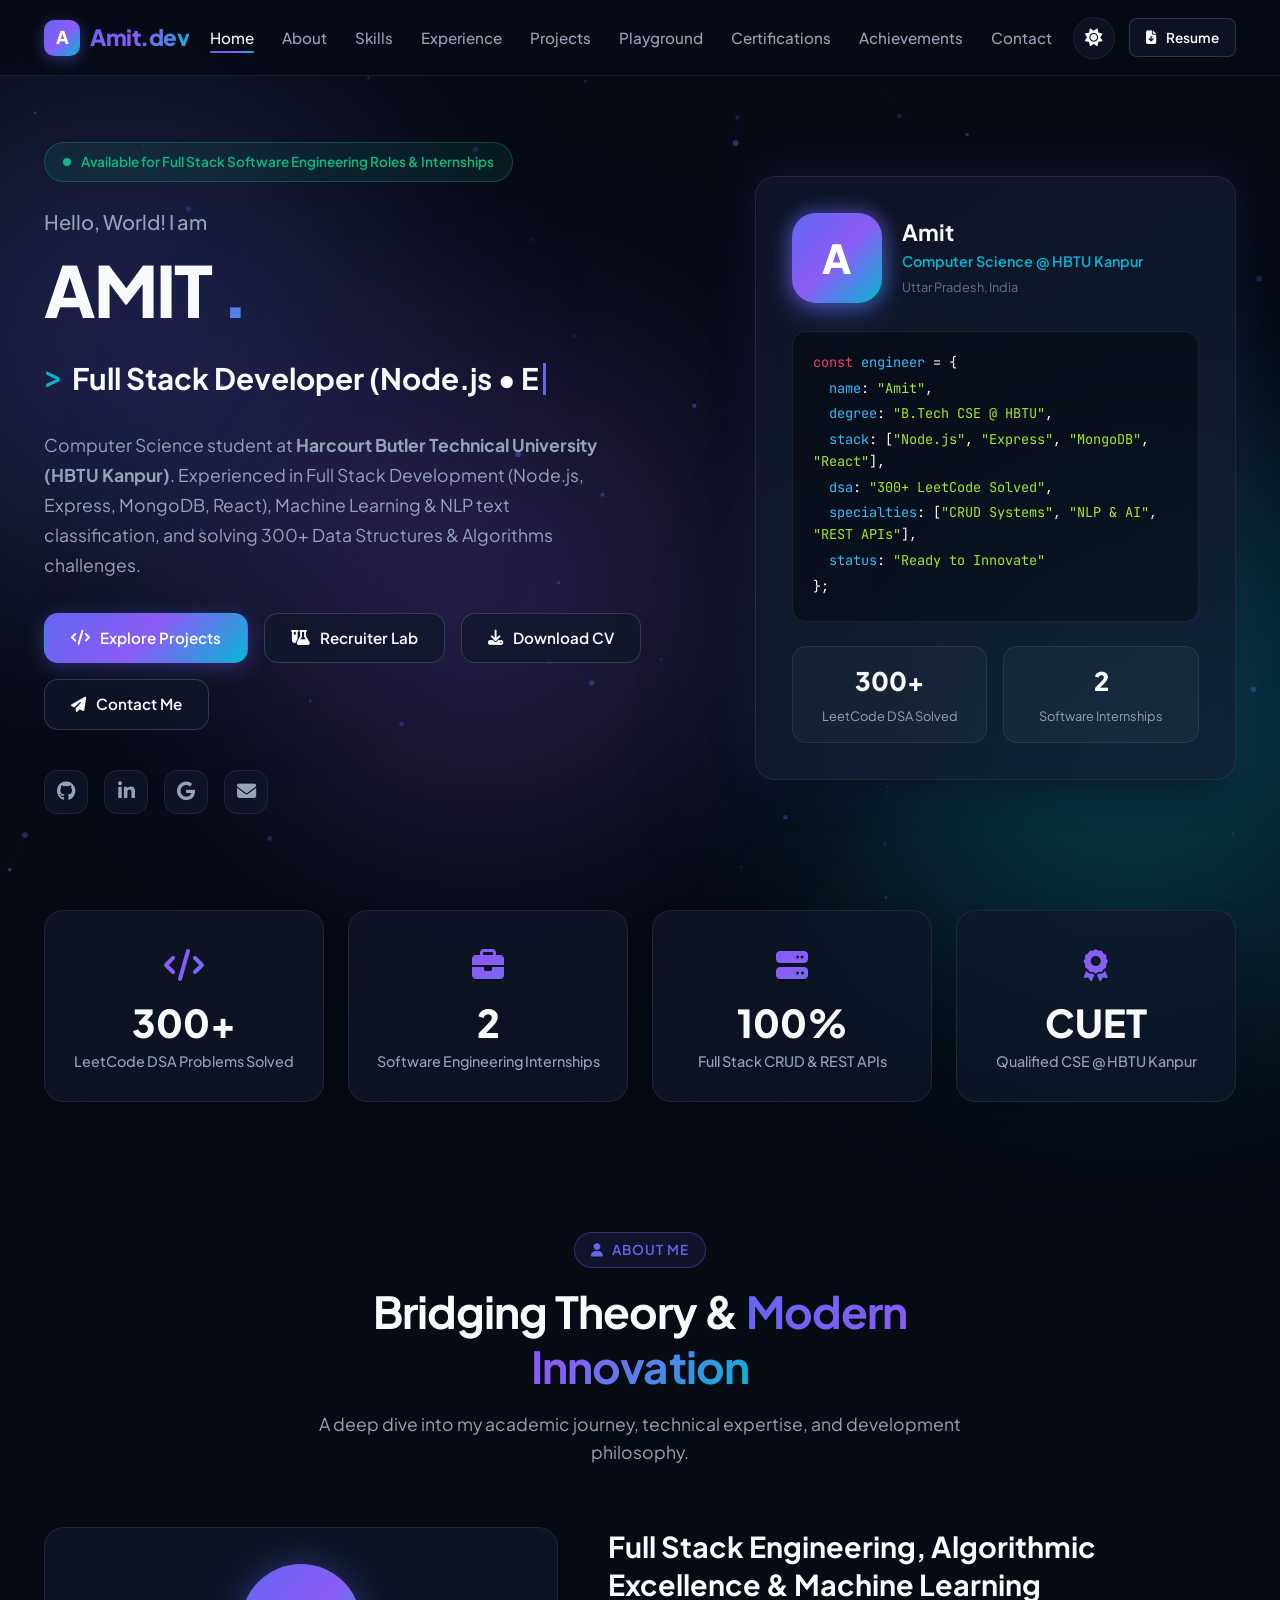
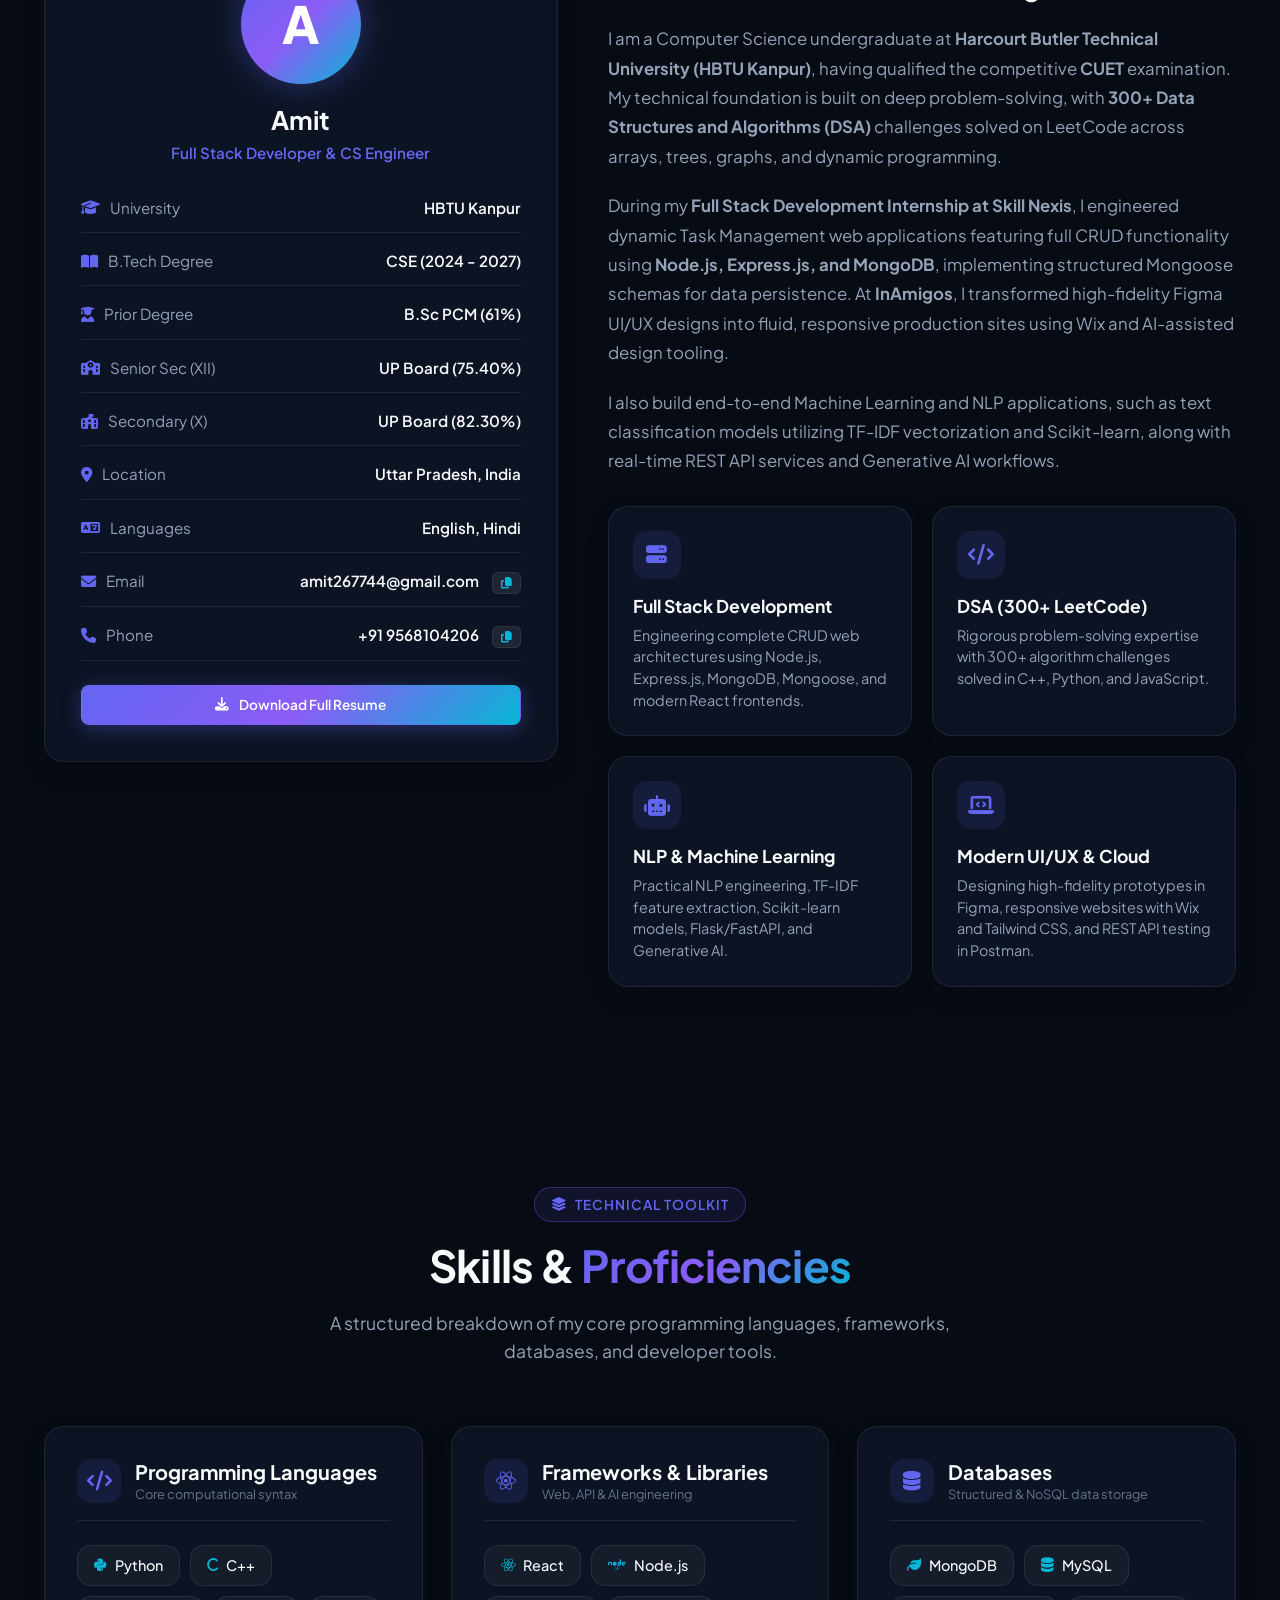
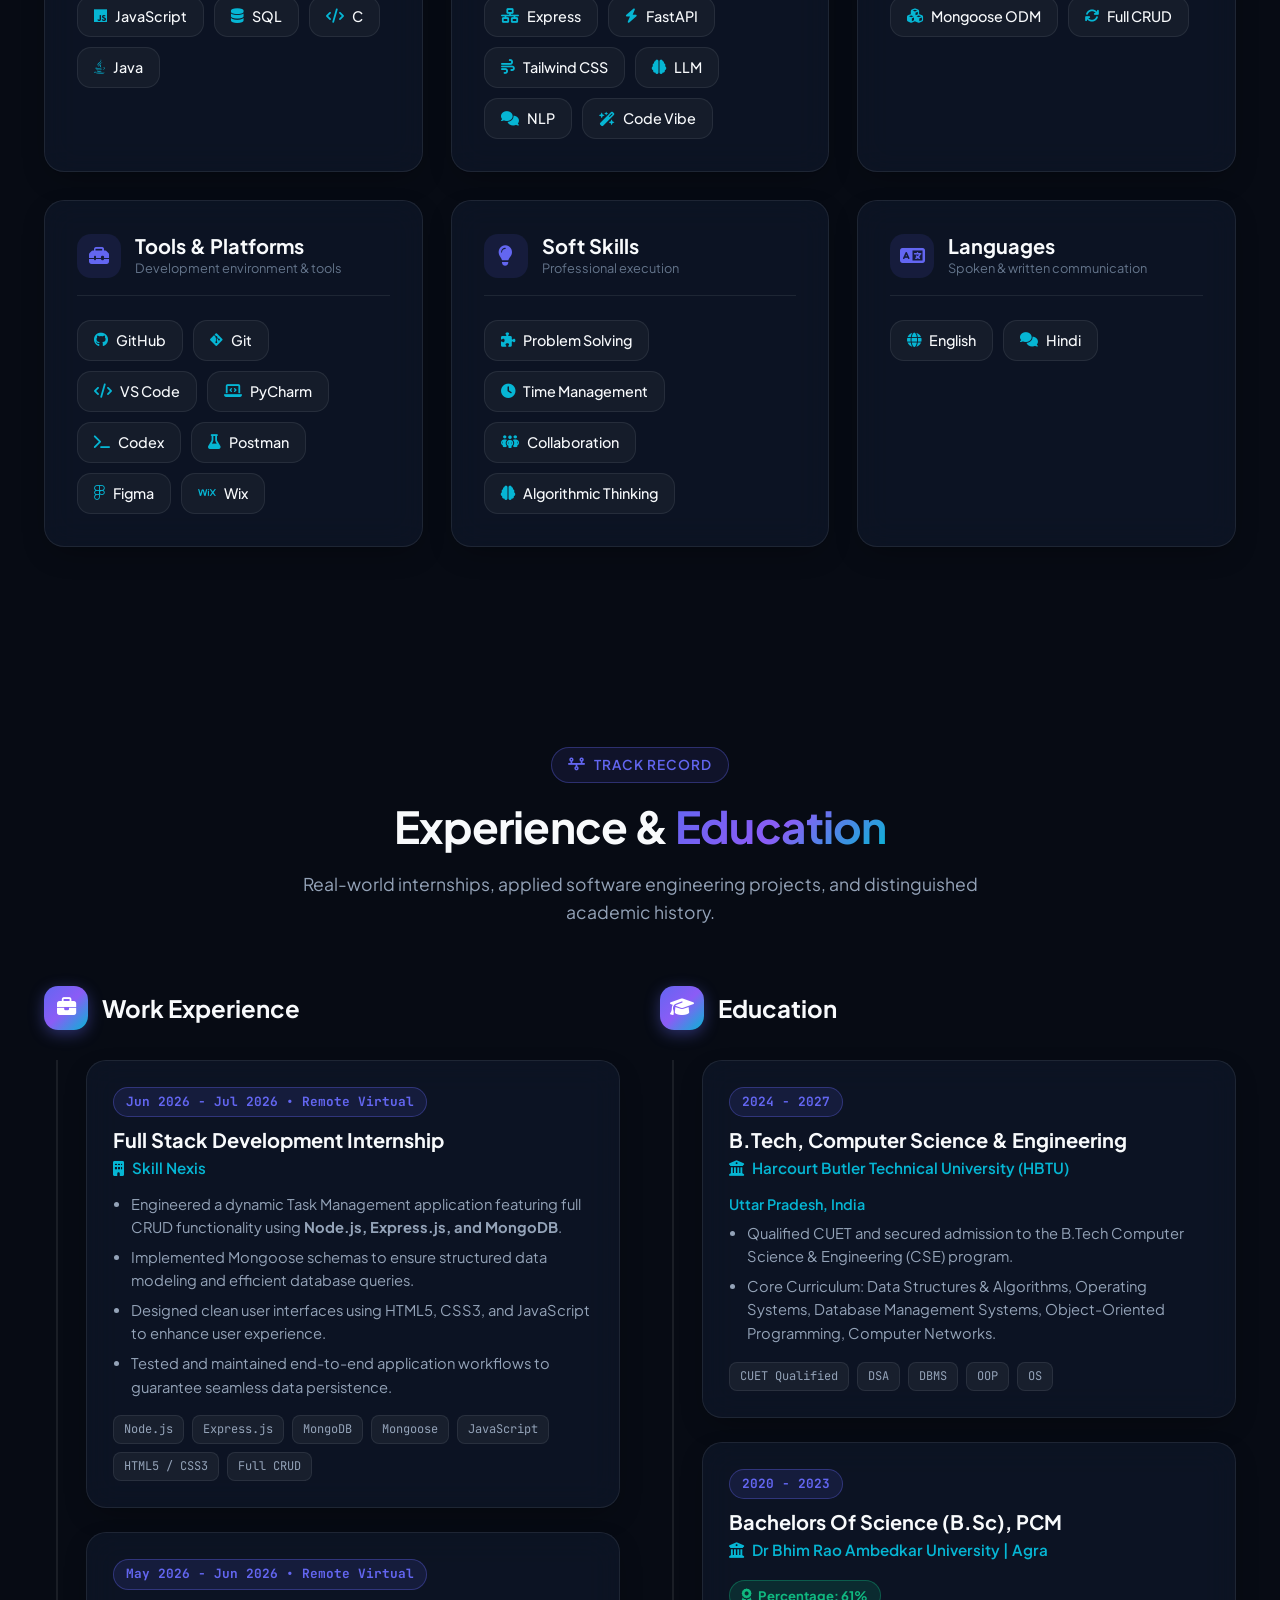
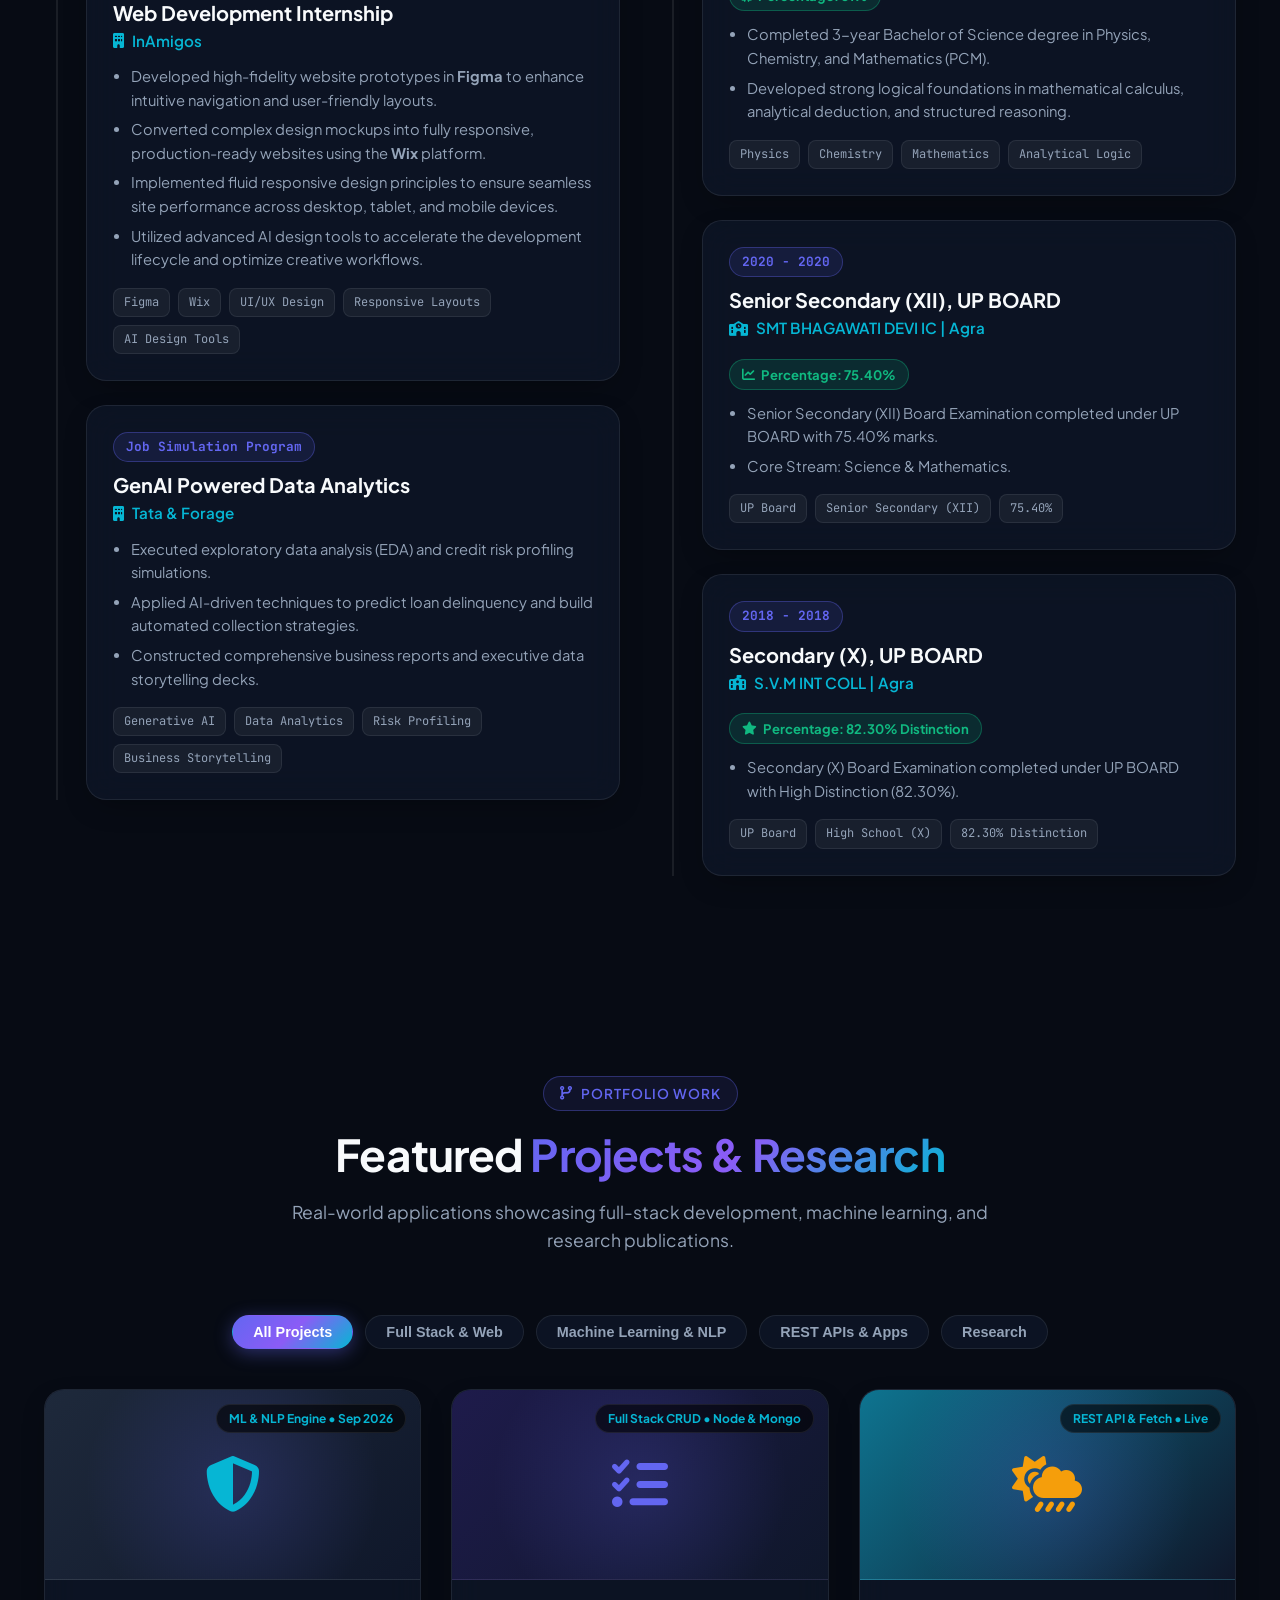
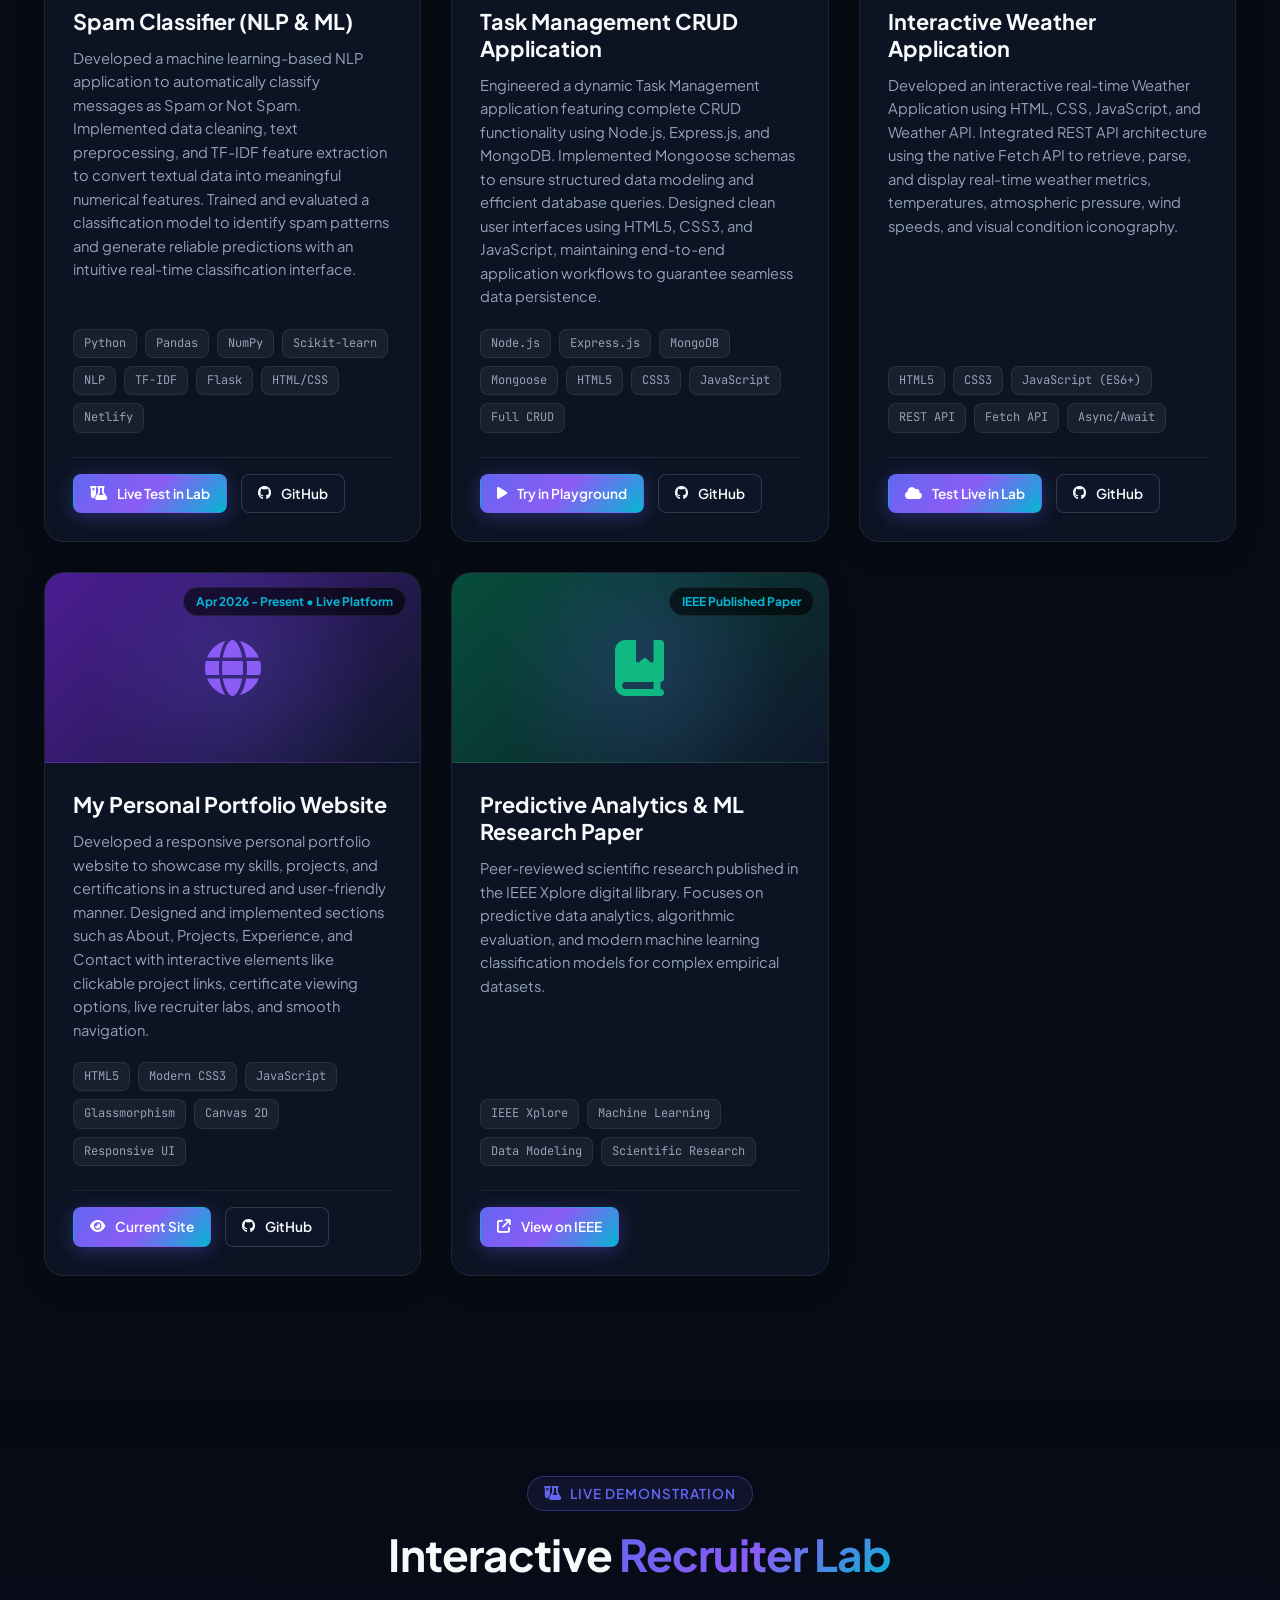
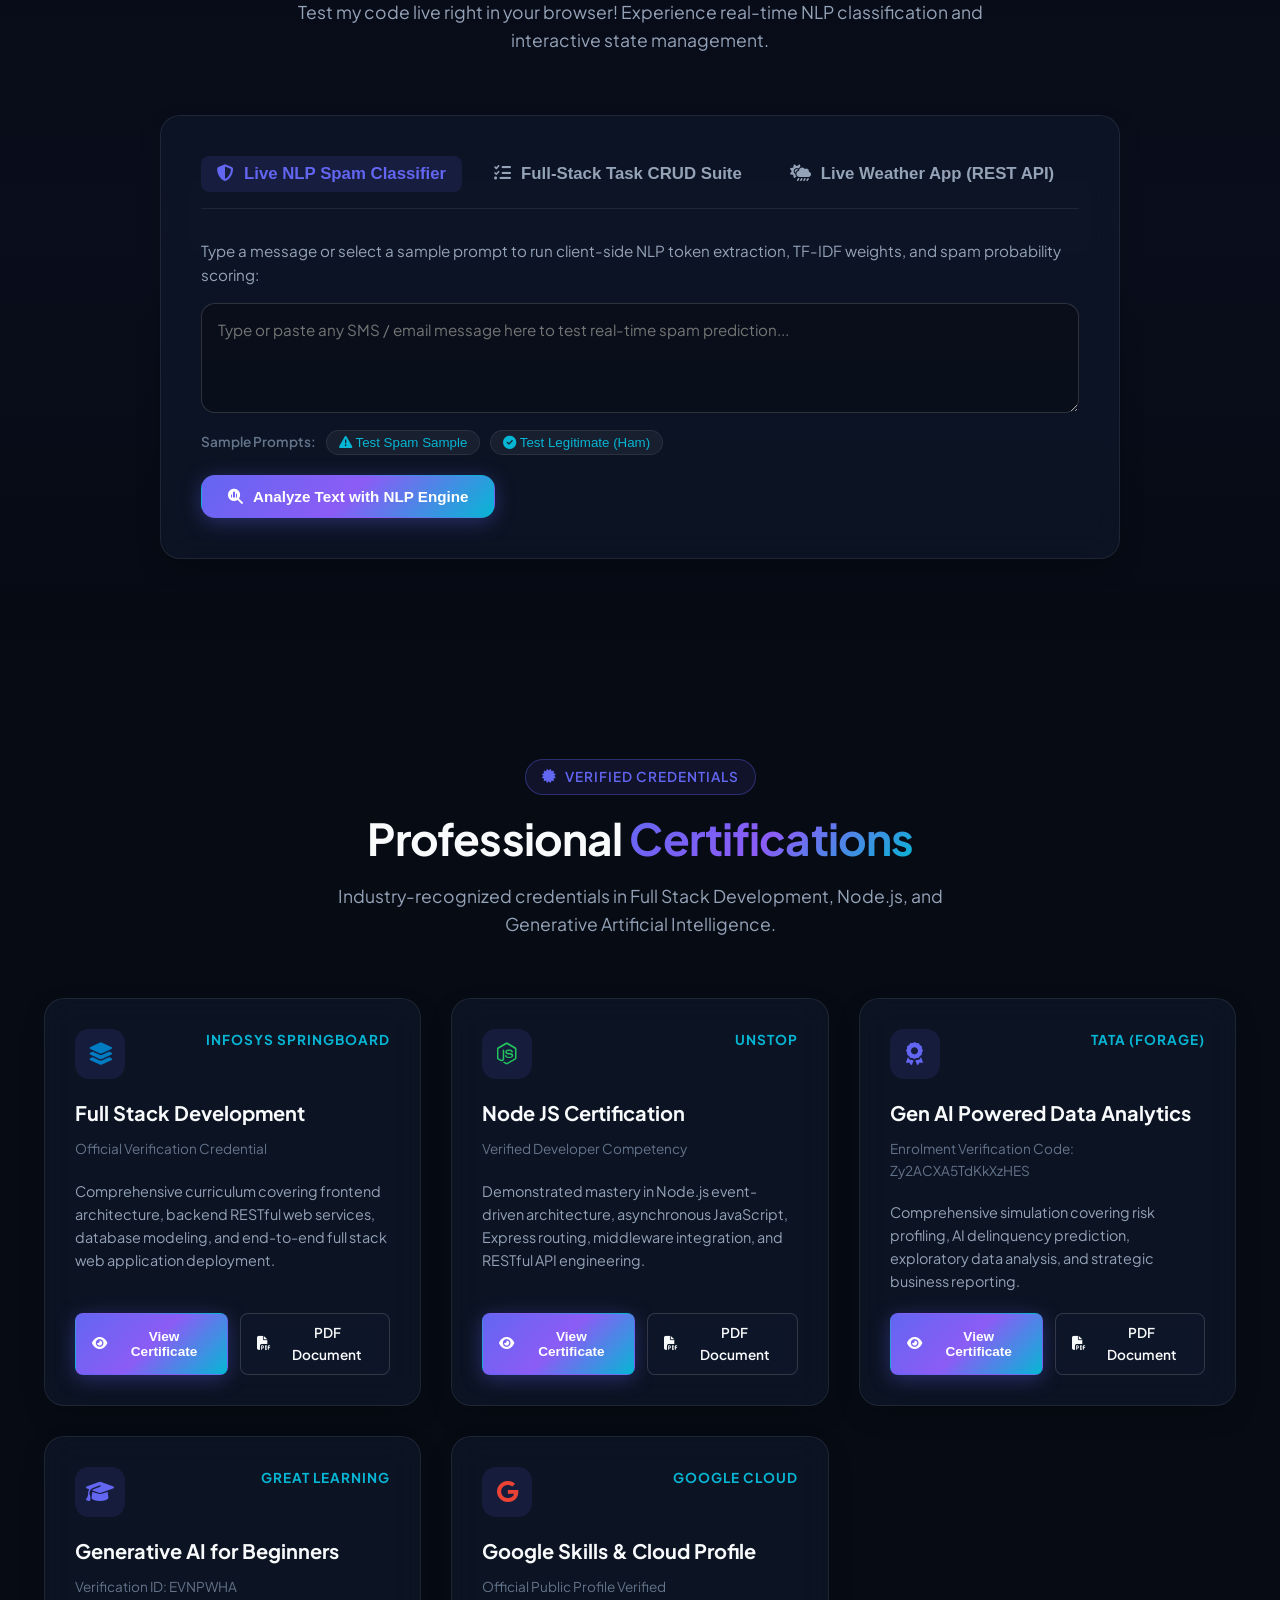
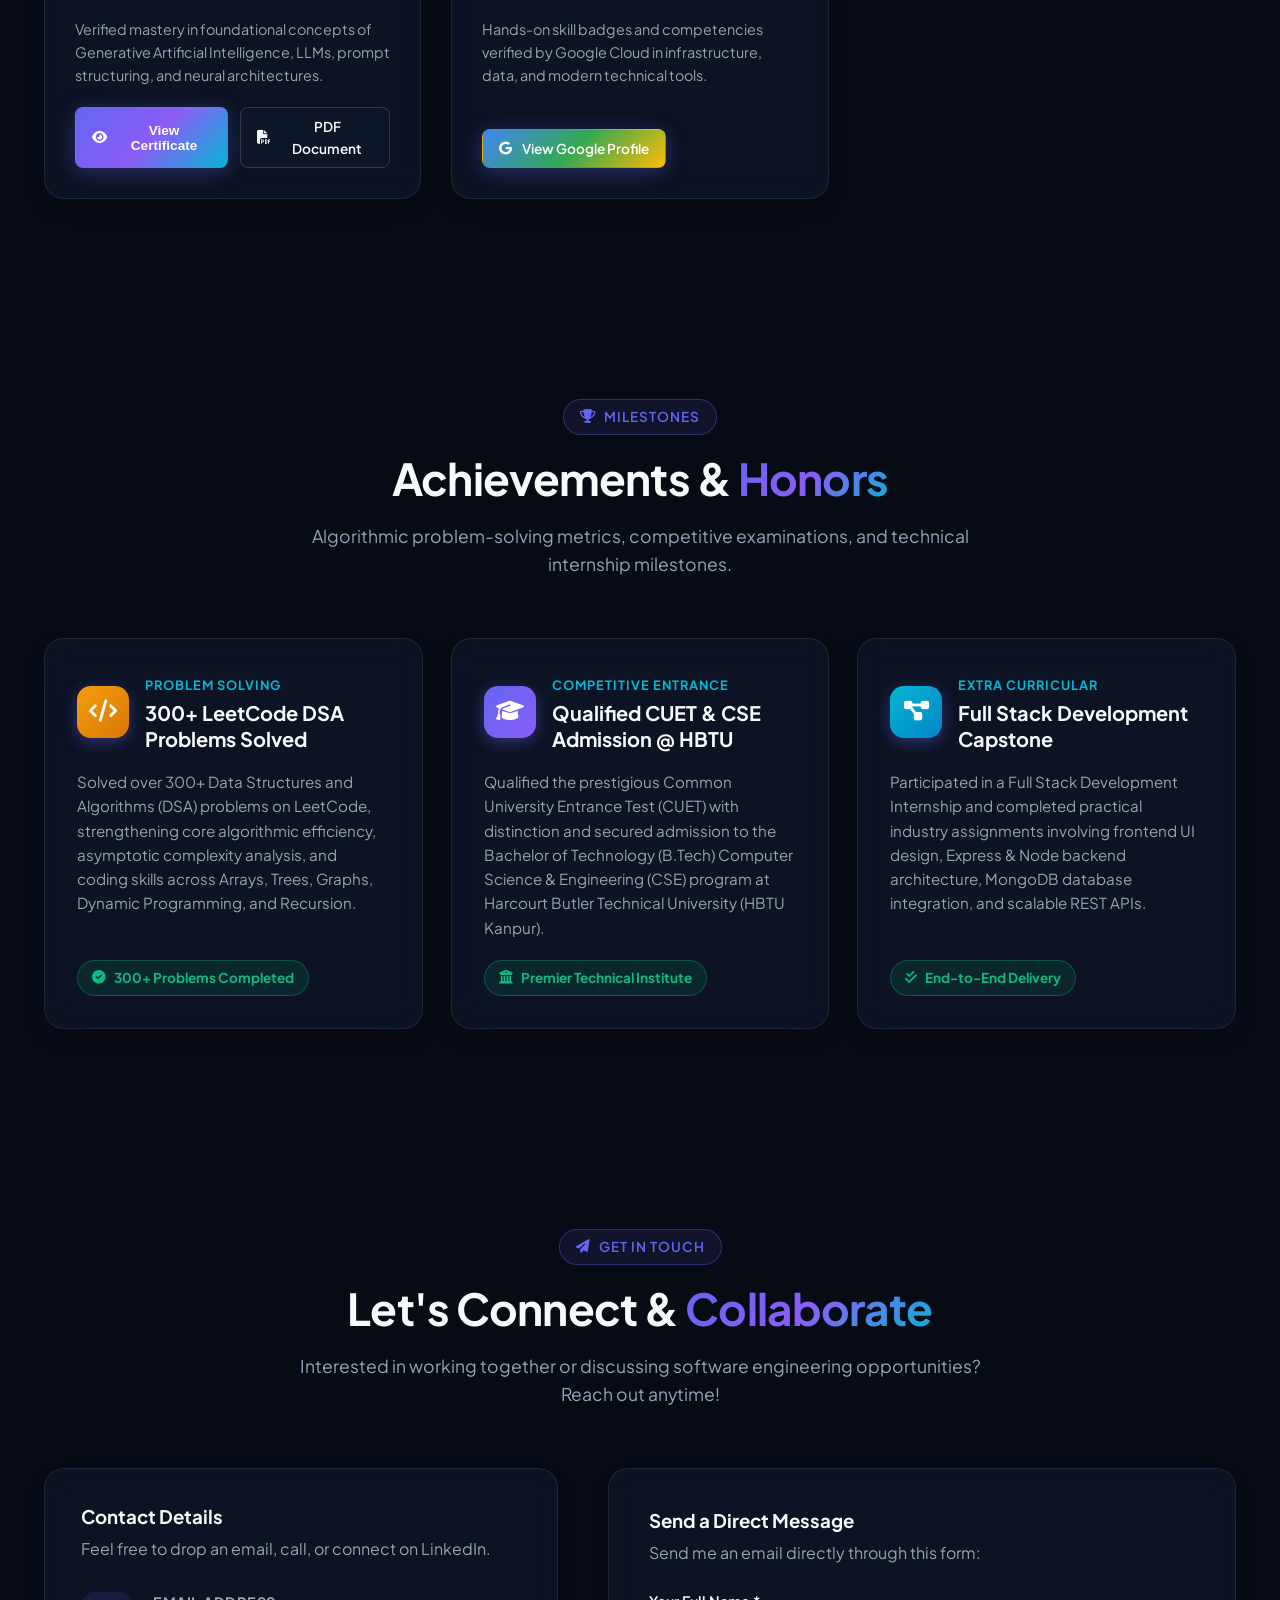
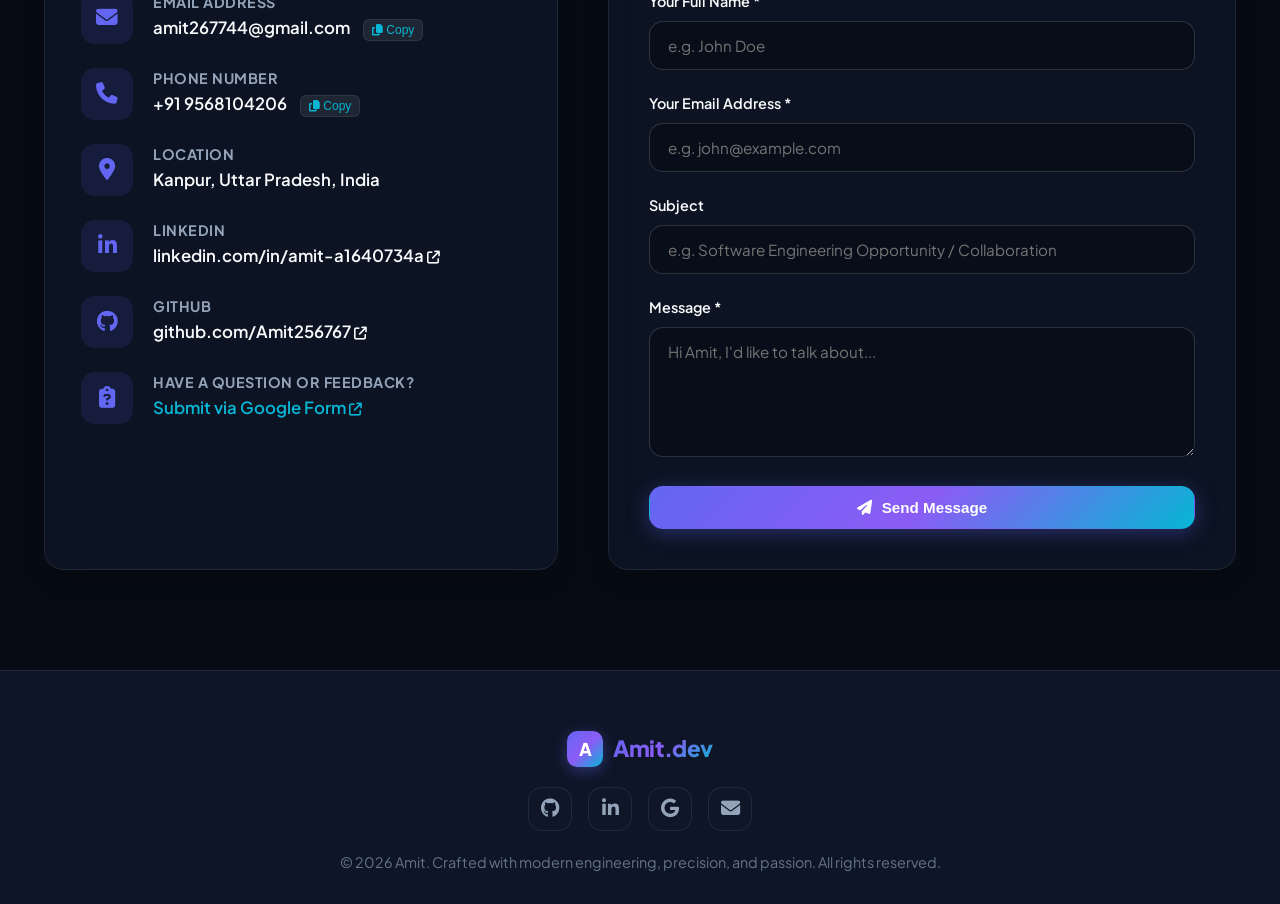
<file: index.html>
<!DOCTYPE html>
<html lang="en">
<head>
  <meta charset="UTF-8">
  <meta name="viewport" content="width=device-width, initial-scale=1.0">
  <title>AMIT | Full Stack Developer & B.Tech CSE @ HBTU Kanpur</title>
  
  <meta name="description" content="Official portfolio of Amit - B.Tech CSE student at Harcourt Butler Technical University (HBTU Kanpur), Full Stack Developer (Node.js, Express, MongoDB, React), AI/NLP Practitioner, and 300+ LeetCode DSA problem solver.">
  <meta name="keywords" content="Amit, Portfolio, HBTU Kanpur, Full Stack Developer, Node.js, Express, MongoDB, React, Python, LeetCode, DSA, NLP, Spam Classifier, Weather App">
  <meta name="author" content="Amit">

  <!-- Favicon / Theme -->
  <meta name="theme-color" content="#070b14">

  <!-- Google Fonts: Plus Jakarta Sans & JetBrains Mono -->
  <link rel="preconnect" href="https://fonts.googleapis.com">
  <link rel="preconnect" href="https://fonts.gstatic.com" crossorigin>
  <link href="https://fonts.googleapis.com/css2?family=JetBrains+Mono:wght@400;500;700&family=Plus+Jakarta+Sans:wght@300;400;500;600;700;800&display=swap" rel="stylesheet">

  <!-- Font Awesome 6 CDN for crisp vector icons -->
  <link rel="stylesheet" href="https://cdnjs.cloudflare.com/ajax/libs/font-awesome/6.5.1/css/all.min.css">

  <!-- Modern Design System Stylesheet -->
  <link rel="stylesheet" href="css/modern.css">
</head>
<body>

  <!-- Scroll Progress Indicator -->
  <div class="scroll-progress-bar" id="scroll-progress"></div>

  <!-- Dynamic Ambient Canvas Background -->
  <canvas id="canvas-bg"></canvas>

  <!-- Ambient Glow Blobs -->
  <div class="ambient-glow glow-1"></div>
  <div class="ambient-glow glow-2"></div>
  <div class="ambient-glow glow-3"></div>

  <!-- ==========================================
       NAVIGATION BAR
       ========================================== -->
  <nav class="navbar" id="navbar">
    <div class="container nav-container">
      <a href="#home" class="nav-brand">
        <span class="brand-badge">A</span>
        <span class="brand-text">Amit<span class="brand-dot">.dev</span></span>
      </a>

      <!-- Desktop Nav Menu -->
      <ul class="nav-menu" id="nav-menu">
        <li><a href="#home" class="nav-link active">Home</a></li>
        <li><a href="#about" class="nav-link">About</a></li>
        <li><a href="#skills" class="nav-link">Skills</a></li>
        <li><a href="#experience" class="nav-link">Experience</a></li>
        <li><a href="#projects" class="nav-link">Projects</a></li>
        <li><a href="#playground" class="nav-link">Playground</a></li>
        <li><a href="#certifications" class="nav-link">Certifications</a></li>
        <li><a href="#achievements" class="nav-link">Achievements</a></li>
        <li><a href="#contact" class="nav-link">Contact</a></li>
      </ul>

      <!-- Navbar Action Controls -->
      <div class="nav-actions">
        <!-- Theme Toggle -->
        <button class="theme-toggle-btn" id="theme-toggle-btn" aria-label="Toggle Color Theme" title="Toggle Theme">
          <i class="fa-solid fa-sun"></i>
        </button>

        <!-- CV Button -->
        <a href="https://drive.google.com/file/d/1NevnPnNuaQYmPxlqWJa7Q7hlcYvpv5pt/view?usp=sharing" target="_blank" rel="noopener noreferrer" class="btn btn-secondary btn-sm nav-cv-btn">
          <i class="fa-solid fa-file-arrow-down"></i> Resume
        </a>

        <!-- Mobile Hamburger -->
        <button class="mobile-nav-toggle" id="mobile-nav-toggle" aria-label="Open Navigation Menu">
          <i class="fa-solid fa-bars"></i>
        </button>
      </div>
    </div>
  </nav>

  <!-- ==========================================
       HERO SECTION
       ========================================== -->
  <section class="hero-section" id="home">
    <div class="container">
      <div class="hero-grid">
        
        <!-- Left Hero Content -->
        <div class="hero-content">
          <div class="hero-status-pill">
            <span class="pulse-dot"></span>
            Available for Full Stack Software Engineering Roles & Internships
          </div>

          <p class="hero-greeting">Hello, World! I am</p>
          <h1 class="hero-name">AMIT <span class="highlight">.</span></h1>

          <!-- Dynamic Typing Hero -->
          <div class="hero-typed-wrapper">
            <span class="typing-prefix">></span>
            <span id="typed-text" class="typed-text"></span>
            <span class="typed-cursor"></span>
          </div>

          <p class="hero-desc">
            Computer Science student at <strong>Harcourt Butler Technical University (HBTU Kanpur)</strong>. Experienced in Full Stack Development (Node.js, Express, MongoDB, React), Machine Learning & NLP text classification, and solving 300+ Data Structures & Algorithms challenges.
          </p>

          <!-- Action Buttons -->
          <div class="hero-cta">
            <a href="#projects" class="btn btn-primary">
              <i class="fa-solid fa-code"></i> Explore Projects
            </a>
            <a href="#playground" class="btn btn-secondary">
              <i class="fa-solid fa-flask-vial"></i> Recruiter Lab
            </a>
            <a href="https://drive.google.com/file/d/1NevnPnNuaQYmPxlqWJa7Q7hlcYvpv5pt/view?usp=sharing" target="_blank" rel="noopener noreferrer" class="btn btn-secondary">
              <i class="fa-solid fa-download"></i> Download CV
            </a>
            <a href="#contact" class="btn btn-secondary">
              <i class="fa-solid fa-paper-plane"></i> Contact Me
            </a>
          </div>

          <!-- Social Links -->
          <div class="hero-socials">
            <a href="https://github.com/Amit256767" target="_blank" rel="noopener noreferrer" class="hero-social-link" title="GitHub Profile">
              <i class="fa-brands fa-github"></i>
            </a>
            <a href="https://www.linkedin.com/in/amit-a1640734a" target="_blank" rel="noopener noreferrer" class="hero-social-link" title="LinkedIn Profile">
              <i class="fa-brands fa-linkedin-in"></i>
            </a>
            <a href="https://www.skills.google/public_profiles/f4a57646-736d-4741-a166-f1e65ea23b68" target="_blank" rel="noopener noreferrer" class="hero-social-link" title="Google Skills Profile">
              <i class="fa-brands fa-google"></i>
            </a>
            <a href="mailto:amit267744@gmail.com" class="hero-social-link" title="Send Email">
              <i class="fa-solid fa-envelope"></i>
            </a>
          </div>
        </div>

        <!-- Right Hero Visual Card -->
        <div class="hero-visual">
          <div class="hero-badge-card glass-card">
            <div class="profile-emblem-wrap">
              <div class="profile-avatar-glow">A</div>
              <div class="profile-info">
                <h3>Amit</h3>
                <p>Computer Science @ HBTU Kanpur</p>
                <span style="font-size: 0.8rem; color: var(--text-dim);">Uttar Pradesh, India</span>
              </div>
            </div>

            <!-- Code Window Preview -->
            <div class="hero-code-snippet">
              <div class="code-line"><span class="code-keyword">const</span> <span class="code-var">engineer</span> = {</div>
              <div class="code-line">&nbsp;&nbsp;<span class="code-var">name</span>: <span class="code-str">"Amit"</span>,</div>
              <div class="code-line">&nbsp;&nbsp;<span class="code-var">degree</span>: <span class="code-str">"B.Tech CSE @ HBTU"</span>,</div>
              <div class="code-line">&nbsp;&nbsp;<span class="code-var">stack</span>: [<span class="code-str">"Node.js"</span>, <span class="code-str">"Express"</span>, <span class="code-str">"MongoDB"</span>, <span class="code-str">"React"</span>],</div>
              <div class="code-line">&nbsp;&nbsp;<span class="code-var">dsa</span>: <span class="code-str">"300+ LeetCode Solved"</span>,</div>
              <div class="code-line">&nbsp;&nbsp;<span class="code-var">specialties</span>: [<span class="code-str">"CRUD Systems"</span>, <span class="code-str">"NLP & AI"</span>, <span class="code-str">"REST APIs"</span>],</div>
              <div class="code-line">&nbsp;&nbsp;<span class="code-var">status</span>: <span class="code-str">"Ready to Innovate"</span></div>
              <div class="code-line">};</div>
            </div>

            <!-- Mini stats row -->
            <div class="hero-stats-row">
              <div class="mini-stat-card">
                <span class="mini-stat-num">300+</span>
                <span class="mini-stat-label">LeetCode DSA Solved</span>
              </div>
              <div class="mini-stat-card">
                <span class="mini-stat-num">2</span>
                <span class="mini-stat-label">Software Internships</span>
              </div>
            </div>
          </div>
        </div>

      </div>
    </div>
  </section>

  <!-- ==========================================
       STATS RIBBON
       ========================================== -->
  <section class="stats-ribbon">
    <div class="container">
      <div class="stats-grid">
        
        <div class="stat-box glass-card">
          <div class="stat-icon"><i class="fa-solid fa-code"></i></div>
          <div class="stat-number">300+</div>
          <div class="stat-title">LeetCode DSA Problems Solved</div>
        </div>

        <div class="stat-box glass-card">
          <div class="stat-icon"><i class="fa-solid fa-briefcase"></i></div>
          <div class="stat-number">2</div>
          <div class="stat-title">Software Engineering Internships</div>
        </div>

        <div class="stat-box glass-card">
          <div class="stat-icon"><i class="fa-solid fa-server"></i></div>
          <div class="stat-number">100%</div>
          <div class="stat-title">Full Stack CRUD & REST APIs</div>
        </div>

        <div class="stat-box glass-card">
          <div class="stat-icon"><i class="fa-solid fa-award"></i></div>
          <div class="stat-number">CUET</div>
          <div class="stat-title">Qualified CSE @ HBTU Kanpur</div>
        </div>

      </div>
    </div>
  </section>

  <!-- ==========================================
       ABOUT ME SECTION
       ========================================== -->
  <section class="section" id="about">
    <div class="container">
      <div class="section-header">
        <span class="section-tag"><i class="fa-solid fa-user"></i> About Me</span>
        <h2 class="section-title">Bridging Theory & <span>Modern Innovation</span></h2>
        <p class="section-subtitle">A deep dive into my academic journey, technical expertise, and development philosophy.</p>
      </div>

      <div class="about-grid">
        
        <!-- Left Quick Info Card -->
        <div class="about-card-left glass-card">
          <div class="about-avatar-card">
            <div class="avatar-initials-ring">A</div>
            <h3>Amit</h3>
            <p>Full Stack Developer & CS Engineer</p>
          </div>

          <ul class="about-detail-list">
            <li class="about-detail-item">
              <span class="detail-label"><i class="fa-solid fa-graduation-cap"></i> University</span>
              <span class="detail-val">HBTU Kanpur</span>
            </li>
            <li class="about-detail-item">
              <span class="detail-label"><i class="fa-solid fa-book-open"></i> B.Tech Degree</span>
              <span class="detail-val">CSE (2024 - 2027)</span>
            </li>
            <li class="about-detail-item">
              <span class="detail-label"><i class="fa-solid fa-user-graduate"></i> Prior Degree</span>
              <span class="detail-val">B.Sc PCM (61%)</span>
            </li>
            <li class="about-detail-item">
              <span class="detail-label"><i class="fa-solid fa-school"></i> Senior Sec (XII)</span>
              <span class="detail-val">UP Board (75.40%)</span>
            </li>
            <li class="about-detail-item">
              <span class="detail-label"><i class="fa-solid fa-school-flag"></i> Secondary (X)</span>
              <span class="detail-val">UP Board (82.30%)</span>
            </li>
            <li class="about-detail-item">
              <span class="detail-label"><i class="fa-solid fa-location-dot"></i> Location</span>
              <span class="detail-val">Uttar Pradesh, India</span>
            </li>
            <li class="about-detail-item">
              <span class="detail-label"><i class="fa-solid fa-language"></i> Languages</span>
              <span class="detail-val">English, Hindi</span>
            </li>
            <li class="about-detail-item">
              <span class="detail-label"><i class="fa-solid fa-envelope"></i> Email</span>
              <span class="detail-val">
                amit267744@gmail.com
                <button class="copy-badge-btn copy-trigger" data-copy="amit267744@gmail.com" title="Copy Email">
                  <i class="fa-solid fa-copy"></i>
                </button>
              </span>
            </li>
            <li class="about-detail-item">
              <span class="detail-label"><i class="fa-solid fa-phone"></i> Phone</span>
              <span class="detail-val">
                +91 9568104206
                <button class="copy-badge-btn copy-trigger" data-copy="+919568104206" title="Copy Phone">
                  <i class="fa-solid fa-copy"></i>
                </button>
              </span>
            </li>
          </ul>

          <div style="margin-top: 24px; text-align: center;">
            <a href="https://drive.google.com/file/d/1NevnPnNuaQYmPxlqWJa7Q7hlcYvpv5pt/view?usp=sharing" target="_blank" rel="noopener noreferrer" class="btn btn-primary btn-sm" style="width: 100%;">
              <i class="fa-solid fa-download"></i> Download Full Resume
            </a>
          </div>
        </div>

        <!-- Right Narrative -->
        <div class="about-content-right">
          <h3>Full Stack Engineering, Algorithmic Excellence & Machine Learning</h3>
          <p class="about-p">
            I am a Computer Science undergraduate at <strong>Harcourt Butler Technical University (HBTU Kanpur)</strong>, having qualified the competitive <strong>CUET</strong> examination. My technical foundation is built on deep problem-solving, with <strong>300+ Data Structures and Algorithms (DSA)</strong> challenges solved on LeetCode across arrays, trees, graphs, and dynamic programming.
          </p>
          <p class="about-p">
            During my <strong>Full Stack Development Internship at Skill Nexis</strong>, I engineered dynamic Task Management web applications featuring full CRUD functionality using <strong>Node.js, Express.js, and MongoDB</strong>, implementing structured Mongoose schemas for data persistence. At <strong>InAmigos</strong>, I transformed high-fidelity Figma UI/UX designs into fluid, responsive production sites using Wix and AI-assisted design tooling.
          </p>
          <p class="about-p">
            I also build end-to-end Machine Learning and NLP applications, such as text classification models utilizing TF-IDF vectorization and Scikit-learn, along with real-time REST API services and Generative AI workflows.
          </p>

          <!-- Highlight Cards -->
          <div class="about-highlights-grid">
            
            <div class="highlight-card glass-card">
              <div class="highlight-icon-wrap"><i class="fa-solid fa-server"></i></div>
              <h4>Full Stack Development</h4>
              <p>Engineering complete CRUD web architectures using Node.js, Express.js, MongoDB, Mongoose, and modern React frontends.</p>
            </div>

            <div class="highlight-card glass-card">
              <div class="highlight-icon-wrap"><i class="fa-solid fa-code"></i></div>
              <h4>DSA (300+ LeetCode)</h4>
              <p>Rigorous problem-solving expertise with 300+ algorithm challenges solved in C++, Python, and JavaScript.</p>
            </div>

            <div class="highlight-card glass-card">
              <div class="highlight-icon-wrap"><i class="fa-solid fa-robot"></i></div>
              <h4>NLP & Machine Learning</h4>
              <p>Practical NLP engineering, TF-IDF feature extraction, Scikit-learn models, Flask/FastAPI, and Generative AI.</p>
            </div>

            <div class="highlight-card glass-card">
              <div class="highlight-icon-wrap"><i class="fa-solid fa-laptop-code"></i></div>
              <h4>Modern UI/UX & Cloud</h4>
              <p>Designing high-fidelity prototypes in Figma, responsive websites with Wix and Tailwind CSS, and REST API testing in Postman.</p>
            </div>

          </div>
        </div>

      </div>
    </div>
  </section>

  <!-- ==========================================
       SKILLS SECTION
       ========================================== -->
  <section class="section" id="skills">
    <div class="container">
      <div class="section-header">
        <span class="section-tag"><i class="fa-solid fa-layer-group"></i> Technical Toolkit</span>
        <h2 class="section-title">Skills & <span>Proficiencies</span></h2>
        <p class="section-subtitle">A structured breakdown of my core programming languages, frameworks, databases, and developer tools.</p>
      </div>

      <div class="skills-categories-grid">

        <!-- Category: Programming Languages -->
        <div class="skill-category-card glass-card">
          <div class="category-header">
            <div class="category-icon"><i class="fa-solid fa-code"></i></div>
            <div>
              <h3>Programming Languages</h3>
              <p style="font-size: 0.8rem; color: var(--text-dim);">Core computational syntax</p>
            </div>
          </div>
          <div class="skill-chips-wrap">
            <span class="skill-chip"><i class="fa-brands fa-python"></i> Python</span>
            <span class="skill-chip"><i class="fa-solid fa-c"></i> C++</span>
            <span class="skill-chip"><i class="fa-brands fa-js"></i> JavaScript</span>
            <span class="skill-chip"><i class="fa-solid fa-database"></i> SQL</span>
            <span class="skill-chip"><i class="fa-solid fa-code"></i> C</span>
            <span class="skill-chip"><i class="fa-brands fa-java"></i> Java</span>
          </div>
        </div>

        <!-- Category: Frameworks & Libraries -->
        <div class="skill-category-card glass-card">
          <div class="category-header">
            <div class="category-icon"><i class="fa-brands fa-react"></i></div>
            <div>
              <h3>Frameworks & Libraries</h3>
              <p style="font-size: 0.8rem; color: var(--text-dim);">Web, API & AI engineering</p>
            </div>
          </div>
          <div class="skill-chips-wrap">
            <span class="skill-chip"><i class="fa-brands fa-react"></i> React</span>
            <span class="skill-chip"><i class="fa-brands fa-node"></i> Node.js</span>
            <span class="skill-chip"><i class="fa-solid fa-network-wired"></i> Express</span>
            <span class="skill-chip"><i class="fa-solid fa-bolt"></i> FastAPI</span>
            <span class="skill-chip"><i class="fa-solid fa-wind"></i> Tailwind CSS</span>
            <span class="skill-chip"><i class="fa-solid fa-brain"></i> LLM</span>
            <span class="skill-chip"><i class="fa-solid fa-comments"></i> NLP</span>
            <span class="skill-chip"><i class="fa-solid fa-wand-magic-sparkles"></i> Code Vibe</span>
          </div>
        </div>

        <!-- Category: Databases -->
        <div class="skill-category-card glass-card">
          <div class="category-header">
            <div class="category-icon"><i class="fa-solid fa-database"></i></div>
            <div>
              <h3>Databases</h3>
              <p style="font-size: 0.8rem; color: var(--text-dim);">Structured & NoSQL data storage</p>
            </div>
          </div>
          <div class="skill-chips-wrap">
            <span class="skill-chip"><i class="fa-solid fa-leaf"></i> MongoDB</span>
            <span class="skill-chip"><i class="fa-solid fa-database"></i> MySQL</span>
            <span class="skill-chip"><i class="fa-solid fa-cubes"></i> Mongoose ODM</span>
            <span class="skill-chip"><i class="fa-solid fa-arrows-rotate"></i> Full CRUD</span>
          </div>
        </div>

        <!-- Category: Tools & Platforms -->
        <div class="skill-category-card glass-card">
          <div class="category-header">
            <div class="category-icon"><i class="fa-solid fa-toolbox"></i></div>
            <div>
              <h3>Tools & Platforms</h3>
              <p style="font-size: 0.8rem; color: var(--text-dim);">Development environment & tools</p>
            </div>
          </div>
          <div class="skill-chips-wrap">
            <span class="skill-chip"><i class="fa-brands fa-github"></i> GitHub</span>
            <span class="skill-chip"><i class="fa-brands fa-git-alt"></i> Git</span>
            <span class="skill-chip"><i class="fa-solid fa-code"></i> VS Code</span>
            <span class="skill-chip"><i class="fa-solid fa-laptop-code"></i> PyCharm</span>
            <span class="skill-chip"><i class="fa-solid fa-terminal"></i> Codex</span>
            <span class="skill-chip"><i class="fa-solid fa-flask"></i> Postman</span>
            <span class="skill-chip"><i class="fa-brands fa-figma"></i> Figma</span>
            <span class="skill-chip"><i class="fa-brands fa-wix"></i> Wix</span>
          </div>
        </div>

        <!-- Category: Soft Skills -->
        <div class="skill-category-card glass-card">
          <div class="category-header">
            <div class="category-icon"><i class="fa-solid fa-lightbulb"></i></div>
            <div>
              <h3>Soft Skills</h3>
              <p style="font-size: 0.8rem; color: var(--text-dim);">Professional execution</p>
            </div>
          </div>
          <div class="skill-chips-wrap">
            <span class="skill-chip"><i class="fa-solid fa-puzzle-piece"></i> Problem Solving</span>
            <span class="skill-chip"><i class="fa-solid fa-clock"></i> Time Management</span>
            <span class="skill-chip"><i class="fa-solid fa-people-group"></i> Collaboration</span>
            <span class="skill-chip"><i class="fa-solid fa-brain"></i> Algorithmic Thinking</span>
          </div>
        </div>

        <!-- Category: Languages -->
        <div class="skill-category-card glass-card">
          <div class="category-header">
            <div class="category-icon"><i class="fa-solid fa-language"></i></div>
            <div>
              <h3>Languages</h3>
              <p style="font-size: 0.8rem; color: var(--text-dim);">Spoken & written communication</p>
            </div>
          </div>
          <div class="skill-chips-wrap">
            <span class="skill-chip"><i class="fa-solid fa-globe"></i> English</span>
            <span class="skill-chip"><i class="fa-solid fa-comments"></i> Hindi</span>
          </div>
        </div>

      </div>
    </div>
  </section>

  <!-- ==========================================
       EXPERIENCE & EDUCATION TIMELINE
       ========================================== -->
  <section class="section" id="experience">
    <div class="container">
      <div class="section-header">
        <span class="section-tag"><i class="fa-solid fa-timeline"></i> Track Record</span>
        <h2 class="section-title">Experience & <span>Education</span></h2>
        <p class="section-subtitle">Real-world internships, applied software engineering projects, and distinguished academic history.</p>
      </div>

      <div class="timeline-dual-grid">

        <!-- Experience Column -->
        <div class="timeline-column">
          <div class="timeline-column-header">
            <div class="timeline-column-icon"><i class="fa-solid fa-briefcase"></i></div>
            <h3>Work Experience</h3>
          </div>

          <div class="timeline-items">
            
            <!-- Job 1: Skill Nexis -->
            <div class="timeline-card glass-card">
              <span class="timeline-badge">Jun 2026 - Jul 2026 • Remote Virtual</span>
              <h4 class="timeline-title">Full Stack Development Internship</h4>
              <div class="timeline-company"><i class="fa-solid fa-building"></i> Skill Nexis</div>
              <ul class="timeline-desc">
                <li>Engineered a dynamic Task Management application featuring full CRUD functionality using <strong>Node.js, Express.js, and MongoDB</strong>.</li>
                <li>Implemented Mongoose schemas to ensure structured data modeling and efficient database queries.</li>
                <li>Designed clean user interfaces using HTML5, CSS3, and JavaScript to enhance user experience.</li>
                <li>Tested and maintained end-to-end application workflows to guarantee seamless data persistence.</li>
              </ul>
              <div class="timeline-tags">
                <span class="tech-tag">Node.js</span>
                <span class="tech-tag">Express.js</span>
                <span class="tech-tag">MongoDB</span>
                <span class="tech-tag">Mongoose</span>
                <span class="tech-tag">JavaScript</span>
                <span class="tech-tag">HTML5 / CSS3</span>
                <span class="tech-tag">Full CRUD</span>
              </div>
            </div>

            <!-- Job 2: InAmigos -->
            <div class="timeline-card glass-card">
              <span class="timeline-badge">May 2026 - Jun 2026 • Remote Virtual</span>
              <h4 class="timeline-title">Web Development Internship</h4>
              <div class="timeline-company"><i class="fa-solid fa-building"></i> InAmigos</div>
              <ul class="timeline-desc">
                <li>Developed high-fidelity website prototypes in <strong>Figma</strong> to enhance intuitive navigation and user-friendly layouts.</li>
                <li>Converted complex design mockups into fully responsive, production-ready websites using the <strong>Wix</strong> platform.</li>
                <li>Implemented fluid responsive design principles to ensure seamless site performance across desktop, tablet, and mobile devices.</li>
                <li>Utilized advanced AI design tools to accelerate the development lifecycle and optimize creative workflows.</li>
              </ul>
              <div class="timeline-tags">
                <span class="tech-tag">Figma</span>
                <span class="tech-tag">Wix</span>
                <span class="tech-tag">UI/UX Design</span>
                <span class="tech-tag">Responsive Layouts</span>
                <span class="tech-tag">AI Design Tools</span>
              </div>
            </div>

            <!-- Simulation 3: Tata & Forage -->
            <div class="timeline-card glass-card">
              <span class="timeline-badge">Job Simulation Program</span>
              <h4 class="timeline-title">GenAI Powered Data Analytics</h4>
              <div class="timeline-company"><i class="fa-solid fa-building"></i> Tata & Forage</div>
              <ul class="timeline-desc">
                <li>Executed exploratory data analysis (EDA) and credit risk profiling simulations.</li>
                <li>Applied AI-driven techniques to predict loan delinquency and build automated collection strategies.</li>
                <li>Constructed comprehensive business reports and executive data storytelling decks.</li>
              </ul>
              <div class="timeline-tags">
                <span class="tech-tag">Generative AI</span>
                <span class="tech-tag">Data Analytics</span>
                <span class="tech-tag">Risk Profiling</span>
                <span class="tech-tag">Business Storytelling</span>
              </div>
            </div>

          </div>
        </div>

        <!-- Education Column -->
        <div class="timeline-column" id="education">
          <div class="timeline-column-header">
            <div class="timeline-column-icon"><i class="fa-solid fa-graduation-cap"></i></div>
            <h3>Education</h3>
          </div>

          <div class="timeline-items">
            
            <!-- Education 1: HBTU -->
            <div class="timeline-card edu-card glass-card">
              <span class="timeline-badge">2024 - 2027</span>
              <h4 class="timeline-title">B.Tech, Computer Science & Engineering</h4>
              <div class="timeline-company"><i class="fa-solid fa-university"></i> Harcourt Butler Technical University (HBTU)</div>
              <p style="color: var(--cyan); font-weight: 600; font-size: 0.9rem; margin-bottom: 6px;">Uttar Pradesh, India</p>
              <ul class="timeline-desc">
                <li>Qualified CUET and secured admission to the B.Tech Computer Science & Engineering (CSE) program.</li>
                <li>Core Curriculum: Data Structures & Algorithms, Operating Systems, Database Management Systems, Object-Oriented Programming, Computer Networks.</li>
              </ul>
              <div class="timeline-tags">
                <span class="tech-tag">CUET Qualified</span>
                <span class="tech-tag">DSA</span>
                <span class="tech-tag">DBMS</span>
                <span class="tech-tag">OOP</span>
                <span class="tech-tag">OS</span>
              </div>
            </div>

            <!-- Education 2: B.Sc PCM -->
            <div class="timeline-card edu-card glass-card">
              <span class="timeline-badge">2020 - 2023</span>
              <h4 class="timeline-title">Bachelors Of Science (B.Sc), PCM</h4>
              <div class="timeline-company"><i class="fa-solid fa-university"></i> Dr Bhim Rao Ambedkar University | Agra</div>
              <span class="edu-percentage-badge"><i class="fa-solid fa-award"></i> Percentage: 61%</span>
              <ul class="timeline-desc">
                <li>Completed 3-year Bachelor of Science degree in Physics, Chemistry, and Mathematics (PCM).</li>
                <li>Developed strong logical foundations in mathematical calculus, analytical deduction, and structured reasoning.</li>
              </ul>
              <div class="timeline-tags">
                <span class="tech-tag">Physics</span>
                <span class="tech-tag">Chemistry</span>
                <span class="tech-tag">Mathematics</span>
                <span class="tech-tag">Analytical Logic</span>
              </div>
            </div>

            <!-- Education 3: XII UP Board -->
            <div class="timeline-card edu-card glass-card">
              <span class="timeline-badge">2020 - 2020</span>
              <h4 class="timeline-title">Senior Secondary (XII), UP BOARD</h4>
              <div class="timeline-company"><i class="fa-solid fa-school"></i> SMT BHAGAWATI DEVI IC | Agra</div>
              <span class="edu-percentage-badge"><i class="fa-solid fa-chart-line"></i> Percentage: 75.40%</span>
              <ul class="timeline-desc">
                <li>Senior Secondary (XII) Board Examination completed under UP BOARD with 75.40% marks.</li>
                <li>Core Stream: Science & Mathematics.</li>
              </ul>
              <div class="timeline-tags">
                <span class="tech-tag">UP Board</span>
                <span class="tech-tag">Senior Secondary (XII)</span>
                <span class="tech-tag">75.40%</span>
              </div>
            </div>

            <!-- Education 4: X UP Board -->
            <div class="timeline-card edu-card glass-card">
              <span class="timeline-badge">2018 - 2018</span>
              <h4 class="timeline-title">Secondary (X), UP BOARD</h4>
              <div class="timeline-company"><i class="fa-solid fa-school-flag"></i> S.V.M INT COLL | Agra</div>
              <span class="edu-percentage-badge"><i class="fa-solid fa-star"></i> Percentage: 82.30% Distinction</span>
              <ul class="timeline-desc">
                <li>Secondary (X) Board Examination completed under UP BOARD with High Distinction (82.30%).</li>
              </ul>
              <div class="timeline-tags">
                <span class="tech-tag">UP Board</span>
                <span class="tech-tag">High School (X)</span>
                <span class="tech-tag">82.30% Distinction</span>
              </div>
            </div>

          </div>
        </div>

      </div>
    </div>
  </section>

  <!-- ==========================================
       PROJECTS SECTION
       ========================================== -->
  <section class="section" id="projects">
    <div class="container">
      <div class="section-header">
        <span class="section-tag"><i class="fa-solid fa-code-branch"></i> Portfolio Work</span>
        <h2 class="section-title">Featured <span>Projects & Research</span></h2>
        <p class="section-subtitle">Real-world applications showcasing full-stack development, machine learning, and research publications.</p>
      </div>

      <!-- Category Filter Buttons -->
      <div class="projects-filter-bar">
        <button class="project-filter-btn active" data-filter="all">All Projects</button>
        <button class="project-filter-btn" data-filter="fullstack">Full Stack & Web</button>
        <button class="project-filter-btn" data-filter="ai">Machine Learning & NLP</button>
        <button class="project-filter-btn" data-filter="api">REST APIs & Apps</button>
        <button class="project-filter-btn" data-filter="research">Research</button>
      </div>

      <div class="projects-grid">

        <!-- Project 1: Spam Classifier | Github Netlify -->
        <div class="project-card glass-card" data-category="ai">
          <div class="project-visual-banner" style="background: linear-gradient(135deg, #1e293b 0%, #0f172a 100%);">
            <span class="project-type-badge">ML & NLP Engine • Sep 2026</span>
            <i class="fa-solid fa-shield-halved banner-icon-art" style="color: var(--cyan);"></i>
          </div>
          <div class="project-body">
            <h3 class="project-title">Spam Classifier (NLP & ML)</h3>
            <p class="project-summary">
              Developed a machine learning-based NLP application to automatically classify messages as Spam or Not Spam. Implemented data cleaning, text preprocessing, and TF-IDF feature extraction to convert textual data into meaningful numerical features. Trained and evaluated a classification model to identify spam patterns and generate reliable predictions with an intuitive real-time classification interface.
            </p>
            <div class="project-tech-stack">
              <span class="tech-tag">Python</span>
              <span class="tech-tag">Pandas</span>
              <span class="tech-tag">NumPy</span>
              <span class="tech-tag">Scikit-learn</span>
              <span class="tech-tag">NLP</span>
              <span class="tech-tag">TF-IDF</span>
              <span class="tech-tag">Flask</span>
              <span class="tech-tag">HTML/CSS</span>
              <span class="tech-tag">Netlify</span>
            </div>
            <div class="project-links-row">
              <a href="#playground" class="btn btn-primary btn-sm">
                <i class="fa-solid fa-flask-vial"></i> Live Test in Lab
              </a>
              <a href="https://github.com/Amit256767" target="_blank" rel="noopener noreferrer" class="btn btn-secondary btn-sm">
                <i class="fa-brands fa-github"></i> GitHub
              </a>
            </div>
          </div>
        </div>

        <!-- Project 2: TaskMaster Pro (Full Stack Task Management) -->
        <div class="project-card glass-card" data-category="fullstack">
          <div class="project-visual-banner" style="background: linear-gradient(135deg, #1e1b4b 0%, #0f172a 100%);">
            <span class="project-type-badge">Full Stack CRUD • Node & Mongo</span>
            <i class="fa-solid fa-list-check banner-icon-art" style="color: var(--primary);"></i>
          </div>
          <div class="project-body">
            <h3 class="project-title">Task Management CRUD Application</h3>
            <p class="project-summary">
              Engineered a dynamic Task Management application featuring complete CRUD functionality using Node.js, Express.js, and MongoDB. Implemented Mongoose schemas to ensure structured data modeling and efficient database queries. Designed clean user interfaces using HTML5, CSS3, and JavaScript, maintaining end-to-end application workflows to guarantee seamless data persistence.
            </p>
            <div class="project-tech-stack">
              <span class="tech-tag">Node.js</span>
              <span class="tech-tag">Express.js</span>
              <span class="tech-tag">MongoDB</span>
              <span class="tech-tag">Mongoose</span>
              <span class="tech-tag">HTML5</span>
              <span class="tech-tag">CSS3</span>
              <span class="tech-tag">JavaScript</span>
              <span class="tech-tag">Full CRUD</span>
            </div>
            <div class="project-links-row">
              <a href="#playground" class="btn btn-primary btn-sm">
                <i class="fa-solid fa-play"></i> Try in Playground
              </a>
              <a href="https://github.com/Amit256767" target="_blank" rel="noopener noreferrer" class="btn btn-secondary btn-sm">
                <i class="fa-brands fa-github"></i> GitHub
              </a>
            </div>
          </div>
        </div>

        <!-- Project 3: Weather Application -->
        <div class="project-card glass-card" data-category="api fullstack">
          <div class="project-visual-banner" style="background: linear-gradient(135deg, #0e7490 0%, #0f172a 100%);">
            <span class="project-type-badge">REST API & Fetch • Live</span>
            <i class="fa-solid fa-cloud-sun-rain banner-icon-art" style="color: var(--amber);"></i>
          </div>
          <div class="project-body">
            <h3 class="project-title">Interactive Weather Application</h3>
            <p class="project-summary">
              Developed an interactive real-time Weather Application using HTML, CSS, JavaScript, and Weather API. Integrated REST API architecture using the native Fetch API to retrieve, parse, and display real-time weather metrics, temperatures, atmospheric pressure, wind speeds, and visual condition iconography.
            </p>
            <div class="project-tech-stack">
              <span class="tech-tag">HTML5</span>
              <span class="tech-tag">CSS3</span>
              <span class="tech-tag">JavaScript (ES6+)</span>
              <span class="tech-tag">REST API</span>
              <span class="tech-tag">Fetch API</span>
              <span class="tech-tag">Async/Await</span>
            </div>
            <div class="project-links-row">
              <a href="#playground" class="btn btn-primary btn-sm">
                <i class="fa-solid fa-cloud"></i> Test Live in Lab
              </a>
              <a href="https://github.com/Amit256767" target="_blank" rel="noopener noreferrer" class="btn btn-secondary btn-sm">
                <i class="fa-brands fa-github"></i> GitHub
              </a>
            </div>
          </div>
        </div>

        <!-- Project 4: My Portfolio Website -->
        <div class="project-card glass-card" data-category="fullstack">
          <div class="project-visual-banner" style="background: linear-gradient(135deg, #4c1d95 0%, #0f172a 100%);">
            <span class="project-type-badge">Apr 2026 - Present • Live Platform</span>
            <i class="fa-solid fa-globe banner-icon-art" style="color: var(--secondary);"></i>
          </div>
          <div class="project-body">
            <h3 class="project-title">My Personal Portfolio Website</h3>
            <p class="project-summary">
              Developed a responsive personal portfolio website to showcase my skills, projects, and certifications in a structured and user-friendly manner. Designed and implemented sections such as About, Projects, Experience, and Contact with interactive elements like clickable project links, certificate viewing options, live recruiter labs, and smooth navigation.
            </p>
            <div class="project-tech-stack">
              <span class="tech-tag">HTML5</span>
              <span class="tech-tag">Modern CSS3</span>
              <span class="tech-tag">JavaScript</span>
              <span class="tech-tag">Glassmorphism</span>
              <span class="tech-tag">Canvas 2D</span>
              <span class="tech-tag">Responsive UI</span>
            </div>
            <div class="project-links-row">
              <a href="#home" class="btn btn-primary btn-sm">
                <i class="fa-solid fa-eye"></i> Current Site
              </a>
              <a href="https://github.com/Amit256767" target="_blank" rel="noopener noreferrer" class="btn btn-secondary btn-sm">
                <i class="fa-brands fa-github"></i> GitHub
              </a>
            </div>
          </div>
        </div>

        <!-- Project 5: IEEE Research Publication -->
        <div class="project-card glass-card" data-category="research">
          <div class="project-visual-banner" style="background: linear-gradient(135deg, #064e3b 0%, #0f172a 100%);">
            <span class="project-type-badge">IEEE Published Paper</span>
            <i class="fa-solid fa-book-bookmark banner-icon-art" style="color: var(--emerald);"></i>
          </div>
          <div class="project-body">
            <h3 class="project-title">Predictive Analytics & ML Research Paper</h3>
            <p class="project-summary">
              Peer-reviewed scientific research published in the IEEE Xplore digital library. Focuses on predictive data analytics, algorithmic evaluation, and modern machine learning classification models for complex empirical datasets.
            </p>
            <div class="project-tech-stack">
              <span class="tech-tag">IEEE Xplore</span>
              <span class="tech-tag">Machine Learning</span>
              <span class="tech-tag">Data Modeling</span>
              <span class="tech-tag">Scientific Research</span>
            </div>
            <div class="project-links-row">
              <a href="https://ieeexplore.ieee.org/document/9915906" target="_blank" rel="noopener noreferrer" class="btn btn-primary btn-sm">
                <i class="fa-solid fa-arrow-up-right-from-square"></i> View on IEEE
              </a>
            </div>
          </div>
        </div>

      </div>
    </div>
  </section>

  <!-- ==========================================
       INTERACTIVE RECRUITER PLAYGROUND
       ========================================== -->
  <section class="section playground-section" id="playground">
    <div class="container">
      <div class="section-header">
        <span class="section-tag"><i class="fa-solid fa-flask-vial"></i> Live Demonstration</span>
        <h2 class="section-title">Interactive <span>Recruiter Lab</span></h2>
        <p class="section-subtitle">Test my code live right in your browser! Experience real-time NLP classification and interactive state management.</p>
      </div>

      <div class="playground-card glass-card">
        
        <!-- Tab Navigation -->
        <div class="playground-tabs">
          <button class="pg-tab-btn active" data-target="pane-spam">
            <i class="fa-solid fa-shield-halved"></i> Live NLP Spam Classifier
          </button>
          <button class="pg-tab-btn" data-target="pane-todo">
            <i class="fa-solid fa-list-check"></i> Full-Stack Task CRUD Suite
          </button>
          <button class="pg-tab-btn" data-target="pane-weather">
            <i class="fa-solid fa-cloud-sun-rain"></i> Live Weather App (REST API)
          </button>
        </div>

        <!-- Tab 1: Live NLP Spam Tester -->
        <div class="pg-pane active" id="pane-spam">
          <p style="font-size: 0.95rem; margin-bottom: 16px; color: var(--text-muted);">
            Type a message or select a sample prompt to run client-side NLP token extraction, TF-IDF weights, and spam probability scoring:
          </p>

          <div class="spam-lab-input-group">
            <textarea class="spam-textarea" id="spam-input" placeholder="Type or paste any SMS / email message here to test real-time spam prediction..."></textarea>
            
            <div class="sample-prompts">
              <span style="color: var(--text-dim); font-weight: 600;">Sample Prompts:</span>
              <button class="sample-chip" data-sample="Congratulations! You have WON a guaranteed $5,000 cash prize! Click here now to claim your free reward immediately!">
                <i class="fa-solid fa-triangle-exclamation"></i> Test Spam Sample
              </button>
              <button class="sample-chip" data-sample="Hi Amit, hope you are doing well. Are you available tomorrow at 3 PM to review the project documentation?">
                <i class="fa-solid fa-circle-check"></i> Test Legitimate (Ham)
              </button>
            </div>
          </div>

          <button class="btn btn-primary" id="spam-analyze-btn">
            <i class="fa-solid fa-magnifying-glass-chart"></i> Analyze Text with NLP Engine
          </button>

          <!-- Result Area -->
          <div class="spam-result-box" id="spam-result-box" style="display: none;">
            <div>
              <span class="verdict-badge ham" id="verdict-badge">
                <i class="fa-solid fa-circle-check"></i> HAM (Legitimate)
              </span>
              <div id="spam-score-text" style="margin-top: 8px; font-size: 0.95rem;"></div>
              <div id="detected-keywords" style="margin-top: 4px; font-size: 0.85rem; color: var(--text-dim);"></div>
            </div>
          </div>
        </div>

        <!-- Tab 2: Live To-Do Full CRUD Task Board (Skill Nexis Simulation) -->
        <div class="pg-pane" id="pane-todo">
          <p style="font-size: 0.95rem; margin-bottom: 16px; color: var(--text-muted);">
            Interactive CRUD demonstration replicating the <strong>Skill Nexis Task Management system</strong>. Add tasks with priority ratings, filter views, toggle status, and delete records:
          </p>

          <div class="todo-widget">
            <div class="todo-filters-bar">
              <div class="todo-filter-group">
                <button class="todo-filter-btn active" data-filter="all">All</button>
                <button class="todo-filter-btn" data-filter="active">Active</button>
                <button class="todo-filter-btn" data-filter="completed">Completed</button>
              </div>
              <span class="todo-stats-text" id="todo-stats">Loading statistics...</span>
            </div>

            <div class="todo-input-row">
              <input type="text" class="todo-input" id="todo-input" placeholder="Enter new milestone (e.g. Implement Express middleware)...">
              <select class="priority-select" id="todo-priority" title="Task Priority">
                <option value="high">High Priority</option>
                <option value="medium" selected>Medium</option>
                <option value="low">Low</option>
              </select>
              <button class="btn btn-primary btn-sm" id="todo-add-btn">
                <i class="fa-solid fa-plus"></i> Add
              </button>
            </div>

            <ul class="todo-list" id="todo-list">
              <!-- Rendered dynamically by modern.js -->
            </ul>
          </div>
        </div>

        <!-- Tab 3: Live Weather Application Widget -->
        <div class="pg-pane" id="pane-weather">
          <p style="font-size: 0.95rem; margin-bottom: 16px; color: var(--text-muted);">
            Demonstrating real-time REST API integration with Fetch API. Type any global city or click a popular sample chip to query live meteorological data:
          </p>

          <div class="weather-widget-card">
            <div class="weather-search-row">
              <input type="text" class="weather-input" id="weather-city-input" placeholder="Enter city name (e.g. Kanpur, Agra, New Delhi, London)...">
              <button class="btn btn-primary btn-sm" id="weather-search-btn">
                <i class="fa-solid fa-magnifying-glass"></i> Check Weather
              </button>
            </div>

            <div class="sample-prompts" style="margin-bottom: 20px;">
              <span style="color: var(--text-dim); font-weight: 600;">Popular Cities:</span>
              <button class="sample-chip weather-chip" data-city="Kanpur">Kanpur, UP</button>
              <button class="sample-chip weather-chip" data-city="Agra">Agra, UP</button>
              <button class="sample-chip weather-chip" data-city="New Delhi">New Delhi</button>
              <button class="sample-chip weather-chip" data-city="Bengaluru">Bengaluru</button>
              <button class="sample-chip weather-chip" data-city="London">London</button>
            </div>

            <div class="weather-display-card" id="weather-result-box" style="display: block;">
              <h4 class="weather-city-title" id="weather-city-title">Kanpur, IN</h4>
              <div class="weather-condition-sub" id="weather-condition-sub">Clear Sky (Live Weather REST API)</div>
              <div class="weather-main-row">
                <i class="fa-solid fa-sun weather-icon-art" id="weather-icon"></i>
                <span class="weather-temp-number" id="weather-temp">28°C</span>
              </div>
              <div class="weather-details-grid">
                <div class="weather-detail-item">
                  <span class="weather-detail-val" id="weather-wind">14 km/h</span>
                  <span class="weather-detail-lbl">Wind Speed</span>
                </div>
                <div class="weather-detail-item">
                  <span class="weather-detail-val" id="weather-humidity">58%</span>
                  <span class="weather-detail-lbl">Humidity</span>
                </div>
                <div class="weather-detail-item">
                  <span class="weather-detail-val" id="weather-pressure">1013 hPa</span>
                  <span class="weather-detail-lbl">Atm Pressure</span>
                </div>
              </div>
            </div>
          </div>
        </div>

      </div>
    </div>
  </section>

  <!-- ==========================================
       CERTIFICATIONS
       ========================================== -->
  <section class="section" id="certifications">
    <div class="container">
      <div class="section-header">
        <span class="section-tag"><i class="fa-solid fa-certificate"></i> Verified Credentials</span>
        <h2 class="section-title">Professional <span>Certifications</span></h2>
        <p class="section-subtitle">Industry-recognized credentials in Full Stack Development, Node.js, and Generative Artificial Intelligence.</p>
      </div>

      <div class="certs-grid">

        <!-- Cert 1: Infosys Springboard -->
        <div class="cert-card glass-card">
          <div>
            <div class="cert-header">
              <div class="cert-icon-box" style="color: #007cc3;"><i class="fa-solid fa-layer-group"></i></div>
              <span class="cert-issuer">Infosys Springboard</span>
            </div>
            <h3 class="cert-title">Full Stack Development</h3>
            <p class="cert-meta">Official Verification Credential</p>
            <p style="font-size: 0.9rem; color: var(--text-muted); margin-bottom: 20px;">
              Comprehensive curriculum covering frontend architecture, backend RESTful web services, database modeling, and end-to-end full stack web application deployment.
            </p>
          </div>
          <div class="cert-actions">
            <button class="btn btn-primary btn-sm view-cert-trigger" data-img="images/cert1.png">
              <i class="fa-solid fa-eye"></i> View Certificate
            </button>
            <a href="images/CERTIFICATE.pdf" target="_blank" class="btn btn-secondary btn-sm">
              <i class="fa-solid fa-file-pdf"></i> PDF Document
            </a>
          </div>
        </div>

        <!-- Cert 2: Unstop Node JS -->
        <div class="cert-card glass-card">
          <div>
            <div class="cert-header">
              <div class="cert-icon-box" style="color: #22c55e;"><i class="fa-brands fa-node-js"></i></div>
              <span class="cert-issuer">Unstop</span>
            </div>
            <h3 class="cert-title">Node JS Certification</h3>
            <p class="cert-meta">Verified Developer Competency</p>
            <p style="font-size: 0.9rem; color: var(--text-muted); margin-bottom: 20px;">
              Demonstrated mastery in Node.js event-driven architecture, asynchronous JavaScript, Express routing, middleware integration, and RESTful API engineering.
            </p>
          </div>
          <div class="cert-actions">
            <button class="btn btn-primary btn-sm view-cert-trigger" data-img="images/cert1.png">
              <i class="fa-solid fa-eye"></i> View Certificate
            </button>
            <a href="images/CERTIFICATE.pdf" target="_blank" class="btn btn-secondary btn-sm">
              <i class="fa-solid fa-file-pdf"></i> PDF Document
            </a>
          </div>
        </div>

        <!-- Cert 3: Tata / Forage -->
        <div class="cert-card glass-card">
          <div>
            <div class="cert-header">
              <div class="cert-icon-box"><i class="fa-solid fa-award"></i></div>
              <span class="cert-issuer">TATA (Forage)</span>
            </div>
            <h3 class="cert-title">Gen AI Powered Data Analytics</h3>
            <p class="cert-meta">Enrolment Verification Code: Zy2ACXA5TdKkXzHES</p>
            <p style="font-size: 0.9rem; color: var(--text-muted); margin-bottom: 20px;">
              Comprehensive simulation covering risk profiling, AI delinquency prediction, exploratory data analysis, and strategic business reporting.
            </p>
          </div>
          <div class="cert-actions">
            <button class="btn btn-primary btn-sm view-cert-trigger" data-img="images/cert1.png">
              <i class="fa-solid fa-eye"></i> View Certificate
            </button>
            <a href="images/CERTIFICATE.pdf" target="_blank" class="btn btn-secondary btn-sm">
              <i class="fa-solid fa-file-pdf"></i> PDF Document
            </a>
          </div>
        </div>

        <!-- Cert 4: Great Learning -->
        <div class="cert-card glass-card">
          <div>
            <div class="cert-header">
              <div class="cert-icon-box"><i class="fa-solid fa-graduation-cap"></i></div>
              <span class="cert-issuer">Great Learning</span>
            </div>
            <h3 class="cert-title">Generative AI for Beginners</h3>
            <p class="cert-meta">Verification ID: EVNPWHA</p>
            <p style="font-size: 0.9rem; color: var(--text-muted); margin-bottom: 20px;">
              Verified mastery in foundational concepts of Generative Artificial Intelligence, LLMs, prompt structuring, and neural architectures.
            </p>
          </div>
          <div class="cert-actions">
            <button class="btn btn-primary btn-sm view-cert-trigger" data-img="images/cert1.png">
              <i class="fa-solid fa-eye"></i> View Certificate
            </button>
            <a href="images/CERTIFICATE.pdf" target="_blank" class="btn btn-secondary btn-sm">
              <i class="fa-solid fa-file-pdf"></i> PDF Document
            </a>
          </div>
        </div>

        <!-- Cert 5: Google Skills -->
        <div class="cert-card glass-card">
          <div>
            <div class="cert-header">
              <div class="cert-icon-box" style="color: #ea4335;"><i class="fa-brands fa-google"></i></div>
              <span class="cert-issuer">Google Cloud</span>
            </div>
            <h3 class="cert-title">Google Skills & Cloud Profile</h3>
            <p class="cert-meta">Official Public Profile Verified</p>
            <p style="font-size: 0.9rem; color: var(--text-muted); margin-bottom: 20px;">
              Hands-on skill badges and competencies verified by Google Cloud in infrastructure, data, and modern technical tools.
            </p>
          </div>
          <div class="cert-actions">
            <a href="https://www.skills.google/public_profiles/f4a57646-736d-4741-a166-f1e65ea23b68" target="_blank" rel="noopener noreferrer" class="btn btn-primary btn-sm" style="background: linear-gradient(135deg, #4285F4 0%, #34A853 50%, #FBBC05 100%);">
              <i class="fa-brands fa-google"></i> View Google Profile
            </a>
          </div>
        </div>

      </div>
    </div>
  </section>

  <!-- ==========================================
       ACHIEVEMENTS & EXTRA CURRICULAR
       ========================================== -->
  <section class="section" id="achievements">
    <div class="container">
      <div class="section-header">
        <span class="section-tag"><i class="fa-solid fa-trophy"></i> Milestones</span>
        <h2 class="section-title">Achievements & <span>Honors</span></h2>
        <p class="section-subtitle">Algorithmic problem-solving metrics, competitive examinations, and technical internship milestones.</p>
      </div>

      <div class="achievements-grid">

        <!-- Achievement 1: LeetCode 300+ DSA -->
        <div class="achievement-card glass-card">
          <div class="achievement-header">
            <div class="achievement-icon-box" style="background: linear-gradient(135deg, #f59e0b 0%, #d97706 100%);">
              <i class="fa-solid fa-code"></i>
            </div>
            <div>
              <span class="achievement-meta">Problem Solving</span>
              <h3 class="achievement-title">300+ LeetCode DSA Problems Solved</h3>
            </div>
          </div>
          <p class="achievement-desc">
            Solved over 300+ Data Structures and Algorithms (DSA) problems on LeetCode, strengthening core algorithmic efficiency, asymptotic complexity analysis, and coding skills across Arrays, Trees, Graphs, Dynamic Programming, and Recursion.
          </p>
          <div class="achievement-stat-pill">
            <i class="fa-solid fa-circle-check"></i> 300+ Problems Completed
          </div>
        </div>

        <!-- Achievement 2: CUET Qualified -->
        <div class="achievement-card glass-card">
          <div class="achievement-header">
            <div class="achievement-icon-box" style="background: linear-gradient(135deg, #6366f1 0%, #8b5cf6 100%);">
              <i class="fa-solid fa-graduation-cap"></i>
            </div>
            <div>
              <span class="achievement-meta">Competitive Entrance</span>
              <h3 class="achievement-title">Qualified CUET & CSE Admission @ HBTU</h3>
            </div>
          </div>
          <p class="achievement-desc">
            Qualified the prestigious Common University Entrance Test (CUET) with distinction and secured admission to the Bachelor of Technology (B.Tech) Computer Science & Engineering (CSE) program at Harcourt Butler Technical University (HBTU Kanpur).
          </p>
          <div class="achievement-stat-pill">
            <i class="fa-solid fa-university"></i> Premier Technical Institute
          </div>
        </div>

        <!-- Achievement 3: Full Stack Capstone -->
        <div class="achievement-card glass-card">
          <div class="achievement-header">
            <div class="achievement-icon-box" style="background: linear-gradient(135deg, #06b6d4 0%, #0284c7 100%);">
              <i class="fa-solid fa-diagram-project"></i>
            </div>
            <div>
              <span class="achievement-meta">Extra Curricular</span>
              <h3 class="achievement-title">Full Stack Development Capstone</h3>
            </div>
          </div>
          <p class="achievement-desc">
            Participated in a Full Stack Development Internship and completed practical industry assignments involving frontend UI design, Express & Node backend architecture, MongoDB database integration, and scalable REST APIs.
          </p>
          <div class="achievement-stat-pill">
            <i class="fa-solid fa-check-double"></i> End-to-End Delivery
          </div>
        </div>

      </div>
    </div>
  </section>

  <!-- ==========================================
       CONTACT SECTION
       ========================================== -->
  <section class="section" id="contact">
    <div class="container">
      <div class="section-header">
        <span class="section-tag"><i class="fa-solid fa-paper-plane"></i> Get In Touch</span>
        <h2 class="section-title">Let's Connect & <span>Collaborate</span></h2>
        <p class="section-subtitle">Interested in working together or discussing software engineering opportunities? Reach out anytime!</p>
      </div>

      <div class="contact-grid">
        
        <!-- Contact Info Cards -->
        <div class="contact-info-card glass-card">
          <h3>Contact Details</h3>
          <p style="color: var(--text-muted); margin-top: 8px;">Feel free to drop an email, call, or connect on LinkedIn.</p>

          <div class="contact-items-list">
            
            <div class="contact-item">
              <div class="contact-item-icon"><i class="fa-solid fa-envelope"></i></div>
              <div class="contact-item-text">
                <h4>Email Address</h4>
                <a href="mailto:amit267744@gmail.com">amit267744@gmail.com</a>
                <button class="copy-badge-btn copy-trigger" data-copy="amit267744@gmail.com" title="Copy Email">
                  <i class="fa-solid fa-copy"></i> Copy
                </button>
              </div>
            </div>

            <div class="contact-item">
              <div class="contact-item-icon"><i class="fa-solid fa-phone"></i></div>
              <div class="contact-item-text">
                <h4>Phone Number</h4>
                <a href="tel:+919568104206">+91 9568104206</a>
                <button class="copy-badge-btn copy-trigger" data-copy="+919568104206" title="Copy Phone">
                  <i class="fa-solid fa-copy"></i> Copy
                </button>
              </div>
            </div>

            <div class="contact-item">
              <div class="contact-item-icon"><i class="fa-solid fa-location-dot"></i></div>
              <div class="contact-item-text">
                <h4>Location</h4>
                <p>Kanpur, Uttar Pradesh, India</p>
              </div>
            </div>

            <div class="contact-item">
              <div class="contact-item-icon"><i class="fa-brands fa-linkedin-in"></i></div>
              <div class="contact-item-text">
                <h4>LinkedIn</h4>
                <a href="https://www.linkedin.com/in/amit-a1640734a" target="_blank" rel="noopener noreferrer">
                  linkedin.com/in/amit-a1640734a <i class="fa-solid fa-arrow-up-right-from-square" style="font-size: 0.8rem;"></i>
                </a>
              </div>
            </div>

            <div class="contact-item">
              <div class="contact-item-icon"><i class="fa-brands fa-github"></i></div>
              <div class="contact-item-text">
                <h4>GitHub</h4>
                <a href="https://github.com/Amit256767" target="_blank" rel="noopener noreferrer">
                  github.com/Amit256767 <i class="fa-solid fa-arrow-up-right-from-square" style="font-size: 0.8rem;"></i>
                </a>
              </div>
            </div>

            <div class="contact-item">
              <div class="contact-item-icon"><i class="fa-solid fa-clipboard-question"></i></div>
              <div class="contact-item-text">
                <h4>Have a Question or Feedback?</h4>
                <a href="https://docs.google.com/forms/d/e/1FAIpQLSd3T7anKzyRxuUvX_WcJOaQL8QZyaFkN47GrJ0_h4SEyVgPMw/viewform" target="_blank" rel="noopener noreferrer" style="color: var(--cyan);">
                  Submit via Google Form <i class="fa-solid fa-arrow-up-right-from-square" style="font-size: 0.8rem;"></i>
                </a>
              </div>
            </div>

          </div>
        </div>

        <!-- Contact Form -->
        <div class="contact-form-card glass-card">
          <h3>Send a Direct Message</h3>
          <p style="color: var(--text-muted); margin-top: 8px; margin-bottom: 24px;">Send me an email directly through this form:</p>

          <form id="contact-form">
            <div class="form-group">
              <label class="form-label" for="form-name">Your Full Name *</label>
              <input type="text" id="form-name" class="form-control" placeholder="e.g. John Doe" required>
            </div>

            <div class="form-group">
              <label class="form-label" for="form-email">Your Email Address *</label>
              <input type="email" id="form-email" class="form-control" placeholder="e.g. john@example.com" required>
            </div>

            <div class="form-group">
              <label class="form-label" for="form-subject">Subject</label>
              <input type="text" id="form-subject" class="form-control" placeholder="e.g. Software Engineering Opportunity / Collaboration">
            </div>

            <div class="form-group">
              <label class="form-label" for="form-message">Message *</label>
              <textarea id="form-message" class="form-control" placeholder="Hi Amit, I'd like to talk about..." required></textarea>
            </div>

            <button type="submit" class="btn btn-primary" style="width: 100%;">
              <i class="fa-solid fa-paper-plane"></i> Send Message
            </button>
          </form>
        </div>

      </div>
    </div>
  </section>

  <!-- ==========================================
       FOOTER
       ========================================== -->
  <footer class="footer">
    <div class="container">
      <div class="footer-content">
        <a href="#home" class="nav-brand">
          <span class="brand-badge">A</span>
          <span class="brand-text">Amit<span class="brand-dot">.dev</span></span>
        </a>

        <div class="footer-socials">
          <a href="https://github.com/Amit256767" target="_blank" rel="noopener noreferrer" class="hero-social-link" title="GitHub">
            <i class="fa-brands fa-github"></i>
          </a>
          <a href="https://www.linkedin.com/in/amit-a1640734a" target="_blank" rel="noopener noreferrer" class="hero-social-link" title="LinkedIn">
            <i class="fa-brands fa-linkedin-in"></i>
          </a>
          <a href="https://www.skills.google/public_profiles/f4a57646-736d-4741-a166-f1e65ea23b68" target="_blank" rel="noopener noreferrer" class="hero-social-link" title="Google Skills">
            <i class="fa-brands fa-google"></i>
          </a>
          <a href="mailto:amit267744@gmail.com" class="hero-social-link" title="Email">
            <i class="fa-solid fa-envelope"></i>
          </a>
        </div>

        <p class="footer-copy">
          &copy; <span id="year">2026</span> Amit. Crafted with modern engineering, precision, and passion. All rights reserved.
        </p>
      </div>
    </div>
  </footer>

  <!-- Certificate Image Zoom Modal -->
  <div class="modal-overlay" id="cert-modal">
    <div class="modal-content">
      <button class="modal-close-btn" id="modal-close-btn" aria-label="Close modal">
        <i class="fa-solid fa-xmark"></i>
      </button>
      <h3 style="margin-bottom: 16px;">Verified Certificate View</h3>
      <img src="images/cert1.png" alt="Certificate Preview" class="modal-img" id="modal-cert-img">
      <div style="margin-top: 16px; display: flex; justify-content: flex-end; gap: 10px;">
        <a href="images/CERTIFICATE.pdf" target="_blank" class="btn btn-primary btn-sm">
          <i class="fa-solid fa-download"></i> Open Original PDF
        </a>
      </div>
    </div>
  </div>

  <!-- Toast Notification Box -->
  <div class="toast-notice" id="toast-notice"></div>

  <!-- Floating Back to Top Button -->
  <button class="back-to-top" id="back-to-top" aria-label="Back to top">
    <i class="fa-solid fa-arrow-up"></i>
  </button>

  <!-- Modern Interactive JavaScript -->
  <script src="js/modern.js"></script>

  <!-- Current Year Script -->
  <script>
    const yearElem = document.getElementById('year');
    if (yearElem) yearElem.textContent = new Date().getFullYear();
  </script>

</body>
</html>
</file>
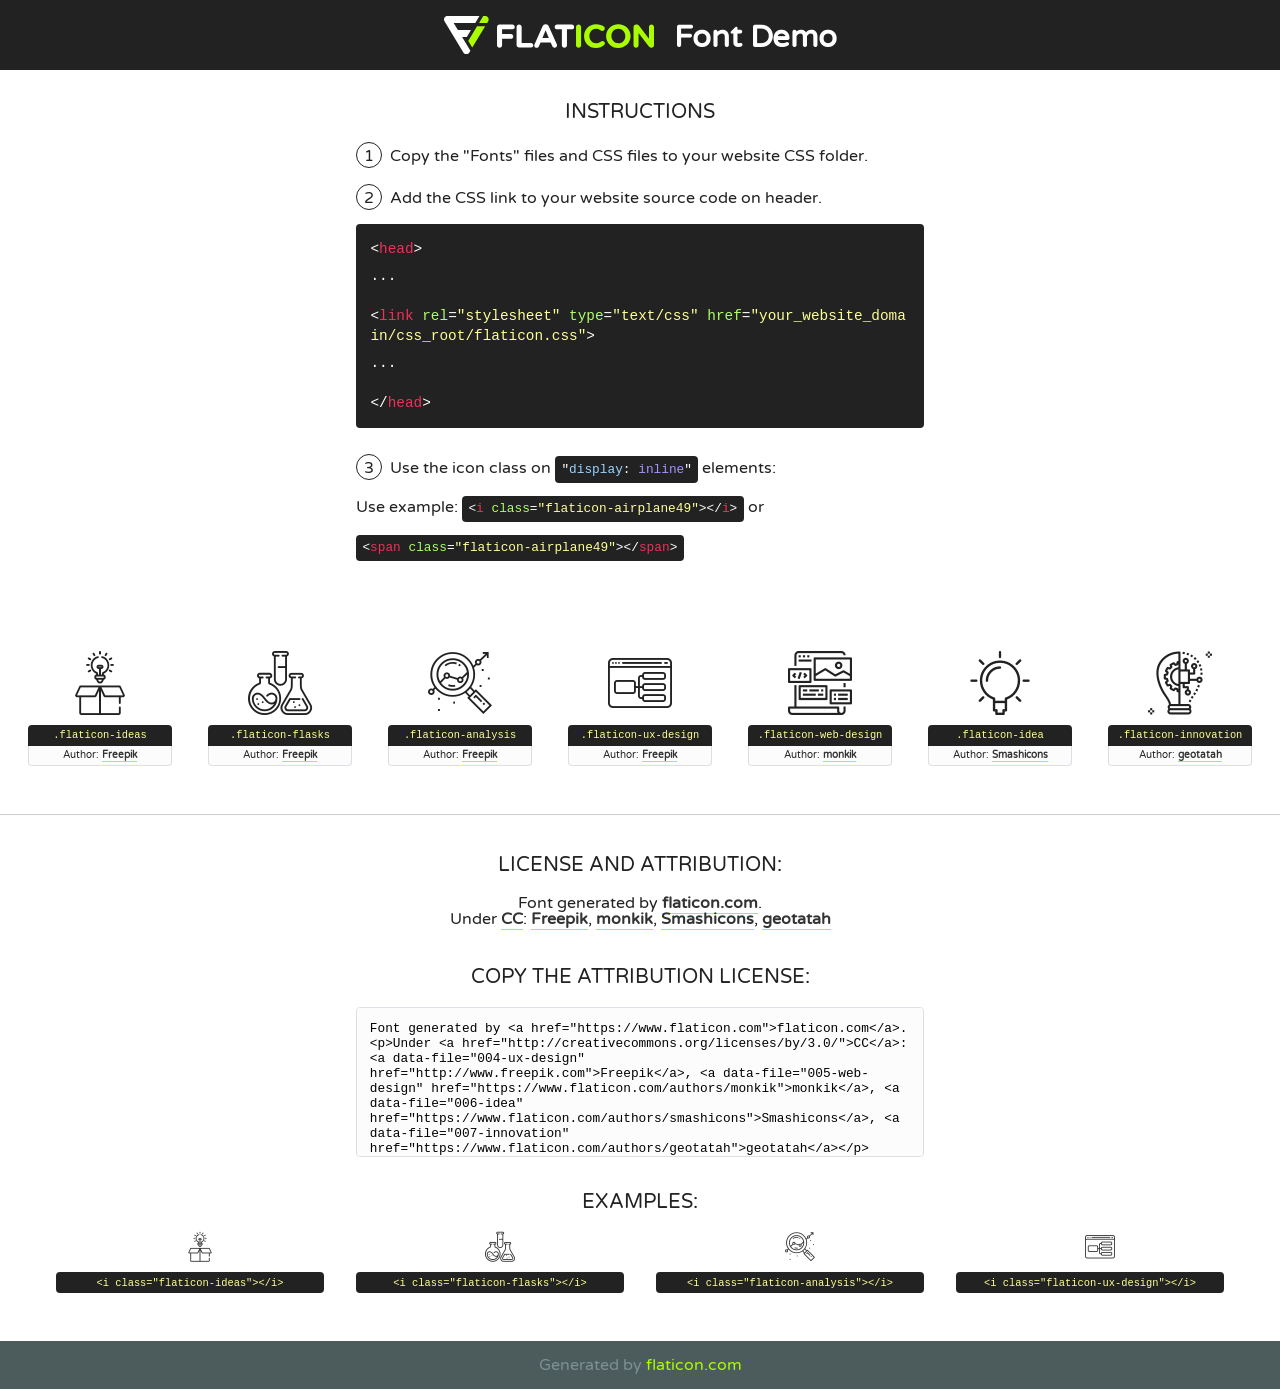
<file: fonts/flaticon/font/flaticon.html>
<!DOCTYPE html>
<!--
  Flaticon icon font: Flaticon
  Creation date: 20/03/2019 02:18
-->
<html>
<!DOCTYPE html>
<html>

<head>
    <title>Flaticon WebFont</title>
    <link href="http://fonts.googleapis.com/css?family=Varela+Round" rel="stylesheet" type="text/css" />
    <link rel="stylesheet" type="text/css" href="flaticon.css">
    <meta charset="UTF-8">
    <style>
    html, body, div, span, applet, object, iframe,
    h1, h2, h3, h4, h5, h6, p, blockquote, pre,
    a, abbr, acronym, address, big, cite, code,
    del, dfn, em, img, ins, kbd, q, s, samp,
    small, strike, strong, sub, sup, tt, var,
    b, u, i, center,
    dl, dt, dd, ol, ul, li,
    fieldset, form, label, legend,
    table, caption, tbody, tfoot, thead, tr, th, td,
    article, aside, canvas, details, embed, 
    figure, figcaption, footer, header, hgroup, 
    menu, nav, output, ruby, section, summary,
    time, mark, audio, video {
        margin: 0;
        padding: 0;
        border: 0;
        font-size: 100%;
        font: inherit;
        vertical-align: baseline;
    }
    /* HTML5 display-role reset for older browsers */
    article, aside, details, figcaption, figure, 
    footer, header, hgroup, menu, nav, section {
        display: block;
    }
    body {
        line-height: 1;
    }
    ol, ul {
        list-style: none;
    }
    blockquote, q {
        quotes: none;
    }
    blockquote:before, blockquote:after,
    q:before, q:after {
        content: '';
        content: none;
    }
    table {
        border-collapse: collapse;
        border-spacing: 0;
    }
    body {
        font-family: 'Varela Round', Helvetica, Arial, sans-serif;
        font-size: 16px;
        color: #222;
    }
    a {
        color: #333;
        border-bottom: 1px solid #a9fd00;
        font-weight: bold;
        text-decoration: none;
    }
    * {
        -moz-box-sizing: border-box;
        -webkit-box-sizing: border-box;
        box-sizing: border-box;
        margin: 0;
        padding: 0;
    }
    [class^="flaticon-"]:before, [class*=" flaticon-"]:before, [class^="flaticon-"]:after, [class*=" flaticon-"]:after {
        font-family: Flaticon;
        font-size: 30px;
        font-style: normal;
        margin-left: 20px;
        color: #333;
    }
    .wrapper {
        max-width: 600px;
        margin: auto;
        padding: 0 1em;
    }
    .title {
        font-size: 1.25em;
        text-align: center;
        margin-bottom: 1em;
        text-transform: uppercase;
    }
    header {
        text-align: center;
        background-color: #222;
        color: #fff;
        padding: 1em;
    }
    header .logo {
        width: 210px;
        height: 38px;
        display: inline-block;
        vertical-align: middle;
        margin-right: 1em;
        border: none;
    }
    header strong {
        font-size: 1.95em;
        font-weight: bold;
        vertical-align: middle;
        margin-top: 5px;
        display: inline-block;
    }
    .demo {
        margin: 2em auto;
        line-height: 1.25em;
    }
    .demo ul li {
        margin-bottom: 1em;
    }
    .demo ul li .num {
        color: #222;
        border-radius: 20px;
        display: inline-block;
        width: 26px;
        padding: 3px;
        height: 26px;
        text-align: center;
        margin-right: 0.5em;
        border: 1px solid #222;
    }
    .demo ul li code {
        background-color: #222;
        border-radius: 4px;
        padding: 0.25em 0.5em;
        display: inline-block;
        color: #fff;
        font-family: Consolas,Monaco,Lucida Console,Liberation Mono,DejaVu Sans Mono,Bitstream Vera Sans Mono,Courier New, monospace;
        font-weight: lighter;
        margin-top: 1em;
        font-size: 0.8em;
        word-break: break-all;
    }
    .demo ul li code.big {
        padding: 1em;
        font-size: 0.9em;
    }
    .demo ul li code .red {
        color: #EF3159;
    }
    .demo ul li code .green {
        color: #ACFF65;
    }
    .demo ul li code .yellow {
        color: #FFFF99;
    }
    .demo ul li code .blue {
        color: #99D3FF;
    }
    .demo ul li code .purple {
        color: #A295FF;
    }
    .demo ul li code .dots {
        margin-top: 0.5em;
        display: block;
    }
    #glyphs {
        border-bottom: 1px solid #ccc;
        padding: 2em 0;
        text-align: center;
    }
    .glyph {
        display: inline-block;
        width: 9em;
        margin: 1em;
        text-align: center;
        vertical-align: top;
        background: #FFF;
    }
    .glyph .glyph-icon {
        padding: 10px;
        display: block;
        font-family:"Flaticon";
        font-size: 64px;
        line-height: 1;
    }
    .glyph .glyph-icon:before {
        font-size: 64px;
        color: #222;
        margin-left: 0;
    }
    .class-name {
        font-size: 0.65em;
        background-color: #222;
        color: #fff;
        border-radius: 4px 4px 0 0;
        padding: 0.5em;
        color: #FFFF99;
        font-family: Consolas,Monaco,Lucida Console,Liberation Mono,DejaVu Sans Mono,Bitstream Vera Sans Mono,Courier New, monospace;
    }
    .author-name {
        font-size: 0.6em;
        background-color: #fcfcfd;
        border: 1px solid #DEDEE4;
        border-top: 0;
        border-radius: 0 0 4px 4px;
        padding: 0.5em;
    }
    .class-name:last-child {
        font-size: 10px;
        color:#888;
    }
    .class-name:last-child a {
        font-size: 10px;
        color:#555;
    }
    .class-name:last-child a:hover {
        color:#a9fd00;
    }
    .glyph > input {
        display: block;
        width: 100px;
        margin: 5px auto;
        text-align: center;
        font-size: 12px;
        cursor: text;
    }
    .glyph > input.icon-input {
        font-family:"Flaticon";
        font-size: 16px;
        margin-bottom: 10px;
    }
    .attribution .title {
        margin-top: 2em;
    }
    .attribution textarea {
        background-color: #fcfcfd;
        padding: 1em;
        border: none;
        box-shadow: none;
        border: 1px solid #DEDEE4;
        border-radius: 4px;
        resize: none;
        width: 100%;
        height: 150px;
        font-size: 0.8em;
        font-family: Consolas,Monaco,Lucida Console,Liberation Mono,DejaVu Sans Mono,Bitstream Vera Sans Mono,Courier New, monospace;
        -webkit-appearance: none;
    }
    .iconsuse {
        margin: 2em auto;
        text-align: center;
        max-width: 1200px;
    }
    .iconsuse:after {
        content: '';
        display: table;
        clear: both;
    }
    .iconsuse .image {
        float: left;
        width: 25%;
        padding: 0 1em;
    }
    .iconsuse .image p {
        margin-bottom: 1em;
    }
    .iconsuse .image span {
        display: block;
        font-size: 0.65em;
        background-color: #222;
        color: #fff;
        border-radius: 4px;
        padding: 0.5em;
        color: #FFFF99;
        margin-top: 1em;
        font-family: Consolas,Monaco,Lucida Console,Liberation Mono,DejaVu Sans Mono,Bitstream Vera Sans Mono,Courier New, monospace;
    }
    #footer {
        text-align: center;
        background-color: #4C5B5C;
        color: #7c9192;
        padding: 1em;
    }
    #footer a {
        border: none;
        color: #a9fd00;
        font-weight: normal;
    }
    @media (max-width: 960px) {
        .iconsuse .image {
            width: 50%;
        }
    }
    @media (max-width: 560px) {
        .iconsuse .image {
            width: 100%;
        }
    }
    </style>
</head>

<body class="characters-off">

    <header>
        <a href="https://www.flaticon.com" target="_blank" class="logo">
            <svg version="1.1" xmlns="http://www.w3.org/2000/svg" xmlns:xlink="http://www.w3.org/1999/xlink" xmlns:a="http://ns.adobe.com/AdobeSVGViewerExtensions/3.0/" viewBox="0 0 560.875 102.036" enable-background="new 0 0 560.875 102.036" xml:space="preserve">
                <defs>
                </defs>
                <g>
                    <g class="letters">
                        <path fill="#ffffff" d="M141.596,29.675c0-3.777,2.985-6.767,6.764-6.767h34.438c3.426,0,6.15,2.728,6.15,6.15
                        c0,3.43-2.724,6.149-6.15,6.149h-27.674v13.091h23.719c3.429,0,6.151,2.724,6.151,6.15c0,3.43-2.723,6.149-6.151,6.149h-23.719
                        v17.574c0,3.773-2.986,6.761-6.764,6.761c-3.779,0-6.764-2.989-6.764-6.761V29.675z"></path>
                        <path fill="#ffffff" d="M193.844,29.149c0-3.781,2.985-6.767,6.764-6.767c3.776,0,6.763,2.985,6.763,6.767v42.957h25.039
                        c3.426,0,6.149,2.726,6.149,6.153c0,3.425-2.723,6.15-6.149,6.15h-31.802c-3.779,0-6.764-2.986-6.764-6.768V29.149z"></path>
                        <path fill="#ffffff" d="M241.891,75.71l21.438-48.407c1.492-3.341,4.215-5.357,7.906-5.357h0.792
                        c3.686,0,6.323,2.017,7.815,5.357l21.439,48.407c0.436,0.967,0.701,1.845,0.701,2.723c0,3.602-2.809,6.501-6.414,6.501
                        c-3.161,0-5.269-1.845-6.499-4.655l-4.132-9.661h-27.059l-4.301,10.102c-1.144,2.631-3.426,4.214-6.237,4.214
                        c-3.517,0-6.24-2.81-6.24-6.325C241.1,77.64,241.451,76.677,241.891,75.71z M279.932,58.666l-8.521-20.297l-8.526,20.297H279.932
                        z"></path>
                        <path fill="#ffffff" d="M314.864,35.387H301.86c-3.429,0-6.239-2.813-6.239-6.238c0-3.429,2.811-6.24,6.239-6.24h39.533
                        c3.426,0,6.237,2.811,6.237,6.24c0,3.425-2.811,6.238-6.237,6.238h-13.001v42.785c0,3.773-2.99,6.761-6.764,6.761
                        c-3.779,0-6.764-2.989-6.764-6.761V35.387z"></path>
                        <path fill="#A9FD00" d="M352.615,29.149c0-3.781,2.985-6.767,6.767-6.767c3.774,0,6.761,2.985,6.761,6.767v49.024
                        c0,3.773-2.987,6.761-6.761,6.761c-3.781,0-6.767-2.989-6.767-6.761V29.149z"></path>
                        <path fill="#A9FD00" d="M374.132,53.836v-0.179c0-17.481,13.178-31.801,32.065-31.801c9.22,0,15.459,2.458,20.557,6.238
                        c1.402,1.054,2.637,2.985,2.637,5.357c0,3.692-2.985,6.59-6.681,6.59c-1.845,0-3.071-0.702-4.044-1.319
                        c-3.776-2.813-7.729-4.393-12.562-4.393c-10.364,0-17.831,8.611-17.831,19.154v0.173c0,10.542,7.291,19.329,17.831,19.329
                        c5.715,0,9.492-1.756,13.359-4.834c1.049-0.874,2.458-1.491,4.039-1.491c3.429,0,6.325,2.813,6.325,6.236
                        c0,2.106-1.056,3.78-2.282,4.834c-5.539,4.834-12.036,7.733-21.878,7.733C387.572,85.464,374.132,71.493,374.132,53.836z"></path>
                        <path fill="#A9FD00" d="M433.009,53.836v-0.179c0-17.481,13.79-31.801,32.766-31.801c18.981,0,32.592,14.143,32.592,31.628v0.173
                        c0,17.483-13.785,31.807-32.769,31.807C446.625,85.464,433.009,71.32,433.009,53.836z M484.224,53.836v-0.179
                        c0-10.539-7.725-19.326-18.626-19.326c-10.893,0-18.449,8.611-18.449,19.154v0.173c0,10.542,7.73,19.329,18.626,19.329
                        C476.676,72.986,484.224,64.378,484.224,53.836z"></path>
                        <path fill="#A9FD00" d="M506.233,29.321c0-3.774,2.99-6.763,6.767-6.763h1.401c3.252,0,5.183,1.583,7.029,3.953l26.093,34.265
                        V29.059c0-3.692,2.99-6.677,6.681-6.677c3.683,0,6.671,2.985,6.671,6.677v48.934c0,3.78-2.987,6.765-6.764,6.765h-0.436
                        c-3.257,0-5.188-1.581-7.034-3.953l-27.056-35.492v32.944c0,3.687-2.985,6.676-6.678,6.676c-3.683,0-6.673-2.989-6.673-6.676
                        V29.321z"></path>
                    </g>
                    <g class="insignia">
                        <path fill="#ffffff" d="M48.372,56.137h12.517l11.156-18.537H37.186L25.688,18.539h57.825L94.668,0H9.271
                        C5.925,0,2.842,1.801,1.198,4.716c-1.644,2.907-1.593,6.482,0.134,9.343l50.38,83.501c1.678,2.781,4.689,4.476,7.938,4.476
                        c3.246,0,6.257-1.695,7.935-4.476l2.898-4.804L48.372,56.137z"></path>
                        <g class="i">
                            <path fill="#A9FD00" d="M93.575,18.539h0.031v0.004l21.652,0.004l2.705-4.488c1.727-2.861,1.778-6.436,0.133-9.343
                            C116.454,1.801,113.371,0,110.026,0h-5.294L93.575,18.539z"></path>
                            <polygon fill="#A9FD00" points="88.291,27.356 64.725,66.486 75.519,84.404 109.942,27.356"></polygon>
                        </g>
                    </g>
                </g>
            </svg>
        </a>
        <strong>Font Demo</strong>
    </header>


    <section class="demo wrapper">

        <p class="title">Instructions</p>

        <ul>
            <li>
                <span class="num">1</span>Copy the "Fonts" files and CSS files to your website CSS folder.
            </li>
            <li>
                <span class="num">2</span>Add the CSS link to your website source code on header.
                <code class="big">
                    &lt;<span class="red">head</span>&gt;
                    <br/><span class="dots">...</span>
                    <br/>&lt;<span class="red">link</span> <span class="green">rel</span>=<span class="yellow">"stylesheet"</span> <span class="green">type</span>=<span class="yellow">"text/css"</span> <span class="green">href</span>=<span class="yellow">"your_website_domain/css_root/flaticon.css"</span>&gt;
                    <br/><span class="dots">...</span>
                    <br/>&lt;/<span class="red">head</span>&gt;
                </code>
            </li>

            <li>
                <p>
                    <span class="num">3</span>Use the icon class on <code>"<span class="blue">display</span>:<span class="purple"> inline</span>"</code> elements:
                    <br />
                    Use example: <code>&lt;<span class="red">i</span> <span class="green">class</span>=<span class="yellow">&quot;flaticon-airplane49&quot;</span>&gt;&lt;/<span class="red">i</span>&gt;</code> or <code>&lt;<span class="red">span</span> <span class="green">class</span>=<span class="yellow">&quot;flaticon-airplane49&quot;</span>&gt;&lt;/<span class="red">span</span>&gt;</code>
            </li>
        </ul>

    </section>




   <section id="glyphs">          
    
      
        <div class="glyph"><div class="glyph-icon flaticon-ideas"></div>
            <div class="class-name">.flaticon-ideas</div>
            <div class="author-name">Author: <a data-file="001-ideas" href="http://www.freepik.com">Freepik</a> </div> 
        </div>        
        
        <div class="glyph"><div class="glyph-icon flaticon-flasks"></div>
            <div class="class-name">.flaticon-flasks</div>
            <div class="author-name">Author: <a data-file="002-flasks" href="http://www.freepik.com">Freepik</a> </div> 
        </div>        
        
        <div class="glyph"><div class="glyph-icon flaticon-analysis"></div>
            <div class="class-name">.flaticon-analysis</div>
            <div class="author-name">Author: <a data-file="003-analysis" href="http://www.freepik.com">Freepik</a> </div> 
        </div>        
        
        <div class="glyph"><div class="glyph-icon flaticon-ux-design"></div>
            <div class="class-name">.flaticon-ux-design</div>
            <div class="author-name">Author: <a data-file="004-ux-design" href="http://www.freepik.com">Freepik</a> </div> 
        </div>        
        
        <div class="glyph"><div class="glyph-icon flaticon-web-design"></div>
            <div class="class-name">.flaticon-web-design</div>
            <div class="author-name">Author: <a data-file="005-web-design" href="https://www.flaticon.com/authors/monkik">monkik</a> </div> 
        </div>        
        
        <div class="glyph"><div class="glyph-icon flaticon-idea"></div>
            <div class="class-name">.flaticon-idea</div>
            <div class="author-name">Author: <a data-file="006-idea" href="https://www.flaticon.com/authors/smashicons">Smashicons</a> </div> 
        </div>        
        
        <div class="glyph"><div class="glyph-icon flaticon-innovation"></div>
            <div class="class-name">.flaticon-innovation</div>
            <div class="author-name">Author: <a data-file="007-innovation" href="https://www.flaticon.com/authors/geotatah">geotatah</a> </div> 
        </div>        
        

    </section>



    <section class="attribution wrapper"   style="text-align:center;">

      <div class="title">License and attribution:</div><div class="attrDiv">Font generated by <a href="https://www.flaticon.com">flaticon.com</a>. <div><p>Under <a href="http://creativecommons.org/licenses/by/3.0/">CC</a>: <a data-file="004-ux-design" href="http://www.freepik.com">Freepik</a>, <a data-file="005-web-design" href="https://www.flaticon.com/authors/monkik">monkik</a>, <a data-file="006-idea" href="https://www.flaticon.com/authors/smashicons">Smashicons</a>, <a data-file="007-innovation" href="https://www.flaticon.com/authors/geotatah">geotatah</a></p>  </div>
      </div>
      <div class="title">Copy the Attribution License:</div>

    <textarea onclick="this.focus();this.select();">Font generated by &lt;a href=&quot;https://www.flaticon.com&quot;&gt;flaticon.com&lt;/a&gt;. <p>Under <a href="http://creativecommons.org/licenses/by/3.0/">CC</a>: <a data-file="004-ux-design" href="http://www.freepik.com">Freepik</a>, <a data-file="005-web-design" href="https://www.flaticon.com/authors/monkik">monkik</a>, <a data-file="006-idea" href="https://www.flaticon.com/authors/smashicons">Smashicons</a>, <a data-file="007-innovation" href="https://www.flaticon.com/authors/geotatah">geotatah</a></p>  
     </textarea>

    </section>

    <section class="iconsuse">

          <div class="title">Examples:</div>            
             
            <div class="image">
                <p>
                    <i class="glyph-icon flaticon-ideas"></i> 
                    <span>&lt;i class=&quot;flaticon-ideas&quot;&gt;&lt;/i&gt;</span>
                </p>
            </div>
            
            <div class="image">
                <p>
                    <i class="glyph-icon flaticon-flasks"></i> 
                    <span>&lt;i class=&quot;flaticon-flasks&quot;&gt;&lt;/i&gt;</span>
                </p>
            </div>
            
            <div class="image">
                <p>
                    <i class="glyph-icon flaticon-analysis"></i> 
                    <span>&lt;i class=&quot;flaticon-analysis&quot;&gt;&lt;/i&gt;</span>
                </p>
            </div>
            
            <div class="image">
                <p>
                    <i class="glyph-icon flaticon-ux-design"></i> 
                    <span>&lt;i class=&quot;flaticon-ux-design&quot;&gt;&lt;/i&gt;</span>
                </p>
            </div>
                       
        </div>
                            
    </section>

<div id="footer">
    <div>Generated by <a href="https://www.flaticon.com">flaticon.com</a>
    </div>
</div>



</body>
</html>
</file>
<file: css/modern.css>
/* ==========================================================================
   MODERN DEVELOPER PORTFOLIO - AMIT
   Premium Glassmorphism & High-Performance Responsive Design System
   ========================================================================== */

:root {
  /* Color Palette - Dark Mode (Default) */
  --bg-main: #070b14;
  --bg-surface: #0e1526;
  --bg-card: rgba(15, 23, 42, 0.7);
  --bg-card-hover: rgba(26, 38, 66, 0.85);
  --bg-glass: rgba(15, 23, 42, 0.65);
  
  --border-subtle: rgba(255, 255, 255, 0.08);
  --border-glow: rgba(99, 102, 241, 0.35);
  --border-strong: rgba(255, 255, 255, 0.15);
  
  --text-main: #f8fafc;
  --text-muted: #94a3b8;
  --text-dim: #64748b;
  
  --primary: #6366f1;
  --primary-glow: rgba(99, 102, 241, 0.4);
  --secondary: #8b5cf6;
  --cyan: #06b6d4;
  --cyan-glow: rgba(6, 182, 212, 0.4);
  --emerald: #10b981;
  --amber: #f59e0b;
  --rose: #f43f5e;
  
  --gradient-brand: linear-gradient(135deg, #6366f1 0%, #8b5cf6 50%, #06b6d4 100%);
  --gradient-accent: linear-gradient(135deg, #ec4899 0%, #8b5cf6 100%);
  --gradient-glow: radial-gradient(circle at 50% 50%, rgba(99, 102, 241, 0.15), transparent 70%);
  
  --font-sans: 'Plus Jakarta Sans', -apple-system, BlinkMacSystemFont, 'Segoe UI', Roboto, sans-serif;
  --font-mono: 'JetBrains Mono', 'Fira Code', monospace;
  
  --radius-sm: 8px;
  --radius-md: 14px;
  --radius-lg: 20px;
  --radius-full: 9999px;
  
  --shadow-sm: 0 4px 12px rgba(0, 0, 0, 0.2);
  --shadow-md: 0 10px 30px -10px rgba(0, 0, 0, 0.4);
  --shadow-lg: 0 20px 40px -15px rgba(0, 0, 0, 0.6);
  --shadow-glow: 0 0 35px rgba(99, 102, 241, 0.25);
  
  --nav-height: 76px;
  --transition: all 0.3s cubic-bezier(0.16, 1, 0.3, 1);
}

[data-theme="light"] {
  --bg-main: #f8fafc;
  --bg-surface: #ffffff;
  --bg-card: rgba(255, 255, 255, 0.85);
  --bg-card-hover: rgba(241, 245, 249, 0.95);
  --bg-glass: rgba(255, 255, 255, 0.8);
  
  --border-subtle: rgba(0, 0, 0, 0.08);
  --border-glow: rgba(99, 102, 241, 0.4);
  --border-strong: rgba(0, 0, 0, 0.16);
  
  --text-main: #0f172a;
  --text-muted: #475569;
  --text-dim: #94a3b8;
  
  --primary: #4f46e5;
  --primary-glow: rgba(79, 70, 229, 0.25);
  
  --shadow-sm: 0 4px 12px rgba(0, 0, 0, 0.05);
  --shadow-md: 0 10px 30px -10px rgba(0, 0, 0, 0.08);
  --shadow-lg: 0 20px 40px -15px rgba(0, 0, 0, 0.12);
  --shadow-glow: 0 0 30px rgba(79, 70, 229, 0.15);
}

/* ==========================================================================
   RESET & BASE STYLES
   ========================================================================== */
*, *::before, *::after {
  box-sizing: border-box;
  margin: 0;
  padding: 0;
}

html {
  scroll-behavior: smooth;
  scroll-padding-top: calc(var(--nav-height) + 20px);
  -webkit-text-size-adjust: 100%;
}

body {
  font-family: var(--font-sans);
  background-color: var(--bg-main);
  color: var(--text-main);
  line-height: 1.6;
  overflow-x: hidden;
  position: relative;
  transition: background-color 0.4s ease, color 0.4s ease;
}

/* Background Canvas & Ambient Mesh */
#canvas-bg {
  position: fixed;
  top: 0;
  left: 0;
  width: 100%;
  height: 100%;
  pointer-events: none;
  z-index: 0;
  opacity: 0.6;
}

.ambient-glow {
  position: fixed;
  border-radius: 50%;
  filter: blur(120px);
  pointer-events: none;
  z-index: 0;
  opacity: 0.25;
  transition: opacity 0.5s ease;
}

.glow-1 {
  top: 10%;
  left: -10%;
  width: 500px;
  height: 500px;
  background: var(--primary);
}

.glow-2 {
  top: 50%;
  right: -10%;
  width: 550px;
  height: 550px;
  background: var(--cyan);
}

.glow-3 {
  bottom: 10%;
  left: 20%;
  width: 450px;
  height: 450px;
  background: var(--secondary);
}

/* Scroll Progress Bar */
.scroll-progress-bar {
  position: fixed;
  top: 0;
  left: 0;
  height: 3px;
  background: var(--gradient-brand);
  width: 0%;
  z-index: 9999;
  transition: width 0.1s ease-out;
}

/* Container */
.container {
  width: 100%;
  max-width: 1240px;
  margin: 0 auto;
  padding: 0 24px;
  position: relative;
  z-index: 1;
}

/* Typography & Headings */
h1, h2, h3, h4, h5, h6 {
  color: var(--text-main);
  font-weight: 700;
  line-height: 1.25;
}

p {
  color: var(--text-muted);
}

a {
  color: inherit;
  text-decoration: none;
  transition: var(--transition);
}

/* Section Common Styling */
.section {
  padding: 100px 0;
  position: relative;
  z-index: 1;
}

.section-header {
  text-align: center;
  max-width: 700px;
  margin: 0 auto 60px;
}

.section-tag {
  display: inline-flex;
  align-items: center;
  gap: 8px;
  padding: 6px 16px;
  background: rgba(99, 102, 241, 0.1);
  border: 1px solid var(--border-glow);
  border-radius: var(--radius-full);
  font-size: 0.85rem;
  font-weight: 600;
  color: var(--primary);
  text-transform: uppercase;
  letter-spacing: 1px;
  margin-bottom: 16px;
}

.section-title {
  font-size: clamp(2rem, 3.5vw, 2.75rem);
  letter-spacing: -0.02em;
  margin-bottom: 16px;
}

.section-title span {
  background: var(--gradient-brand);
  -webkit-background-clip: text;
  -webkit-text-fill-color: transparent;
}

.section-subtitle {
  font-size: 1.1rem;
  color: var(--text-muted);
}

/* Glassmorphism Card Component */
.glass-card {
  background: var(--bg-card);
  backdrop-filter: blur(16px);
  -webkit-backdrop-filter: blur(16px);
  border: 1px solid var(--border-subtle);
  border-radius: var(--radius-lg);
  box-shadow: var(--shadow-md);
  transition: var(--transition);
  position: relative;
  overflow: hidden;
}

.glass-card:hover {
  border-color: var(--border-glow);
  box-shadow: var(--shadow-glow), var(--shadow-lg);
  transform: translateY(-4px);
}

/* ==========================================================================
   NAVBAR
   ========================================================================== */
.navbar {
  position: fixed;
  top: 0;
  left: 0;
  width: 100%;
  height: var(--nav-height);
  z-index: 1000;
  background: rgba(7, 11, 20, 0.7);
  backdrop-filter: blur(18px);
  -webkit-backdrop-filter: blur(18px);
  border-bottom: 1px solid var(--border-subtle);
  transition: var(--transition);
}

[data-theme="light"] .navbar {
  background: rgba(248, 250, 252, 0.8);
}

.navbar.scrolled {
  box-shadow: var(--shadow-md);
  border-bottom-color: var(--border-strong);
}

.nav-container {
  display: flex;
  align-items: center;
  justify-content: space-between;
  height: 100%;
}

.nav-brand {
  display: flex;
  align-items: center;
  gap: 10px;
  font-size: 1.4rem;
  font-weight: 800;
  letter-spacing: -0.02em;
}

.brand-badge {
  display: inline-flex;
  align-items: center;
  justify-content: center;
  width: 36px;
  height: 36px;
  background: var(--gradient-brand);
  color: #fff;
  border-radius: 10px;
  font-size: 1.1rem;
  font-weight: 800;
  box-shadow: 0 4px 15px rgba(99, 102, 241, 0.4);
}

.brand-text {
  background: var(--gradient-brand);
  -webkit-background-clip: text;
  -webkit-text-fill-color: transparent;
}

.brand-dot {
  color: var(--cyan);
}

.nav-menu {
  display: flex;
  align-items: center;
  gap: 28px;
  list-style: none;
}

.nav-link {
  font-size: 0.95rem;
  font-weight: 500;
  color: var(--text-muted);
  position: relative;
  padding: 6px 0;
}

.nav-link:hover, .nav-link.active {
  color: var(--text-main);
}

.nav-link::after {
  content: '';
  position: absolute;
  bottom: 0;
  left: 0;
  width: 0;
  height: 2px;
  background: var(--gradient-brand);
  border-radius: 2px;
  transition: width 0.25s ease;
}

.nav-link:hover::after, .nav-link.active::after {
  width: 100%;
}

.nav-actions {
  display: flex;
  align-items: center;
  gap: 14px;
}

.nav-cv-btn {
  display: inline-flex;
}

@media (max-width: 768px) {
  .nav-cv-btn {
    display: none;
  }
}

.theme-toggle-btn {
  background: var(--bg-card);
  border: 1px solid var(--border-subtle);
  color: var(--text-main);
  width: 42px;
  height: 42px;
  border-radius: var(--radius-full);
  display: flex;
  align-items: center;
  justify-content: center;
  cursor: pointer;
  font-size: 1.1rem;
  transition: var(--transition);
}

.theme-toggle-btn:hover {
  border-color: var(--primary);
  color: var(--primary);
  transform: rotate(15deg);
}

.mobile-nav-toggle {
  display: none;
  background: transparent;
  border: none;
  color: var(--text-main);
  font-size: 1.5rem;
  cursor: pointer;
  padding: 8px;
}

/* ==========================================================================
   BUTTONS
   ========================================================================== */
.btn {
  display: inline-flex;
  align-items: center;
  justify-content: center;
  gap: 10px;
  padding: 12px 26px;
  border-radius: var(--radius-md);
  font-size: 0.95rem;
  font-weight: 600;
  cursor: pointer;
  transition: var(--transition);
  border: 1px solid transparent;
  text-align: center;
}

.btn-primary {
  background: var(--gradient-brand);
  color: #ffffff;
  box-shadow: 0 4px 20px rgba(99, 102, 241, 0.35);
}

.btn-primary:hover {
  box-shadow: 0 6px 28px rgba(99, 102, 241, 0.55);
  transform: translateY(-2px);
  color: #ffffff;
}

.btn-secondary {
  background: var(--bg-card);
  color: var(--text-main);
  border-color: var(--border-strong);
  backdrop-filter: blur(10px);
}

.btn-secondary:hover {
  border-color: var(--primary);
  background: var(--bg-card-hover);
  color: var(--text-main);
  transform: translateY(-2px);
}

.btn-sm {
  padding: 8px 16px;
  font-size: 0.85rem;
  border-radius: var(--radius-sm);
}

/* ==========================================================================
   HERO SECTION
   ========================================================================== */
.hero-section {
  min-height: 100vh;
  display: flex;
  align-items: center;
  padding-top: calc(var(--nav-height) + 40px);
  padding-bottom: 60px;
  position: relative;
}

.hero-grid {
  display: grid;
  grid-template-columns: 1.15fr 0.85fr;
  gap: 60px;
  align-items: center;
}

.hero-status-pill {
  display: inline-flex;
  align-items: center;
  gap: 10px;
  padding: 8px 18px;
  background: rgba(16, 185, 129, 0.1);
  border: 1px solid rgba(16, 185, 129, 0.3);
  border-radius: var(--radius-full);
  color: var(--emerald);
  font-size: 0.85rem;
  font-weight: 600;
  margin-bottom: 24px;
}

.pulse-dot {
  width: 8px;
  height: 8px;
  background: var(--emerald);
  border-radius: 50%;
  box-shadow: 0 0 0 0 rgba(16, 185, 129, 0.7);
  animation: pulse-ring 1.8s infinite;
}

@keyframes pulse-ring {
  0% { transform: scale(0.95); box-shadow: 0 0 0 0 rgba(16, 185, 129, 0.7); }
  70% { transform: scale(1); box-shadow: 0 0 0 8px rgba(16, 185, 129, 0); }
  100% { transform: scale(0.95); box-shadow: 0 0 0 0 rgba(16, 185, 129, 0); }
}

.hero-greeting {
  font-size: 1.25rem;
  font-weight: 500;
  color: var(--text-muted);
  margin-bottom: 8px;
}

.hero-name {
  font-size: clamp(2.8rem, 5.5vw, 4.5rem);
  font-weight: 900;
  letter-spacing: -0.03em;
  margin-bottom: 12px;
}

.hero-name .highlight {
  background: var(--gradient-brand);
  -webkit-background-clip: text;
  -webkit-text-fill-color: transparent;
}

.hero-typed-wrapper {
  font-size: clamp(1.25rem, 2.5vw, 1.85rem);
  font-weight: 700;
  color: var(--text-main);
  min-height: 2.2em;
  display: flex;
  align-items: center;
  margin-bottom: 20px;
}

.typing-prefix {
  color: var(--cyan);
  margin-right: 10px;
  font-family: var(--font-mono);
}

.typed-text {
  color: var(--text-main);
  position: relative;
}

.typed-cursor {
  display: inline-block;
  width: 3px;
  height: 1.1em;
  background-color: var(--primary);
  margin-left: 4px;
  vertical-align: middle;
  animation: blink 0.8s infinite;
}

@keyframes blink {
  0%, 100% { opacity: 1; }
  50% { opacity: 0; }
}

.hero-desc {
  font-size: 1.1rem;
  line-height: 1.7;
  color: var(--text-muted);
  margin-bottom: 32px;
  max-width: 580px;
}

.hero-cta {
  display: flex;
  flex-wrap: wrap;
  gap: 16px;
  margin-bottom: 40px;
}

.hero-socials {
  display: flex;
  align-items: center;
  gap: 16px;
}

.hero-social-link {
  width: 44px;
  height: 44px;
  border-radius: var(--radius-md);
  background: var(--bg-card);
  border: 1px solid var(--border-subtle);
  display: flex;
  align-items: center;
  justify-content: center;
  font-size: 1.2rem;
  color: var(--text-muted);
  transition: var(--transition);
}

.hero-social-link:hover {
  color: #fff;
  background: var(--primary);
  border-color: var(--primary);
  transform: translateY(-3px);
  box-shadow: 0 6px 20px var(--primary-glow);
}

/* Hero Right Visual Card */
.hero-visual {
  position: relative;
}

.hero-badge-card {
  padding: 36px;
  border-radius: var(--radius-lg);
  position: relative;
  background: linear-gradient(145deg, rgba(15, 23, 42, 0.85) 0%, rgba(20, 30, 55, 0.7) 100%);
  border: 1px solid var(--border-subtle);
  box-shadow: var(--shadow-lg), 0 0 50px rgba(99, 102, 241, 0.15);
}

.profile-emblem-wrap {
  display: flex;
  align-items: center;
  gap: 20px;
  margin-bottom: 28px;
}

.profile-avatar-glow {
  width: 90px;
  height: 90px;
  border-radius: 24px;
  background: var(--gradient-brand);
  display: flex;
  align-items: center;
  justify-content: center;
  font-size: 2.5rem;
  font-weight: 800;
  color: #fff;
  box-shadow: 0 10px 30px rgba(99, 102, 241, 0.4);
  position: relative;
}

.profile-avatar-glow::after {
  content: '';
  position: absolute;
  inset: -4px;
  border-radius: 28px;
  background: var(--gradient-brand);
  z-index: -1;
  opacity: 0.4;
  filter: blur(8px);
}

.profile-info h3 {
  font-size: 1.4rem;
  margin-bottom: 4px;
}

.profile-info p {
  font-size: 0.9rem;
  color: var(--cyan);
  font-weight: 600;
}

.hero-code-snippet {
  background: rgba(0, 0, 0, 0.35);
  border: 1px solid var(--border-subtle);
  border-radius: var(--radius-md);
  padding: 20px;
  font-family: var(--font-mono);
  font-size: 0.85rem;
  line-height: 1.6;
}

.code-line {
  margin-bottom: 4px;
}

.code-keyword { color: #f43f5e; }
.code-var { color: #38bdf8; }
.code-str { color: #a3e635; }
.code-comment { color: #64748b; font-style: italic; }

.hero-stats-row {
  display: grid;
  grid-template-columns: repeat(2, 1fr);
  gap: 16px;
  margin-top: 24px;
}

.mini-stat-card {
  background: rgba(255, 255, 255, 0.03);
  border: 1px solid var(--border-subtle);
  border-radius: var(--radius-md);
  padding: 14px;
  text-align: center;
}

.mini-stat-num {
  font-size: 1.6rem;
  font-weight: 800;
  color: var(--text-main);
  display: block;
}

.mini-stat-label {
  font-size: 0.8rem;
  color: var(--text-muted);
}

/* ==========================================================================
   STATS RIBBON
   ========================================================================== */
.stats-ribbon {
  padding: 30px 0;
  margin-top: -20px;
  position: relative;
  z-index: 10;
}

.stats-grid {
  display: grid;
  grid-template-columns: repeat(4, 1fr);
  gap: 24px;
}

.stat-box {
  padding: 28px 20px;
  text-align: center;
}

.stat-icon {
  font-size: 2rem;
  margin-bottom: 12px;
  background: var(--gradient-brand);
  -webkit-background-clip: text;
  -webkit-text-fill-color: transparent;
}

.stat-number {
  font-size: 2.4rem;
  font-weight: 800;
  color: var(--text-main);
  line-height: 1.1;
  margin-bottom: 6px;
}

.stat-title {
  font-size: 0.9rem;
  color: var(--text-muted);
  font-weight: 500;
}

/* ==========================================================================
   ABOUT SECTION
   ========================================================================== */
.about-grid {
  display: grid;
  grid-template-columns: 0.9fr 1.1fr;
  gap: 50px;
  align-items: start;
}

.about-card-left {
  padding: 36px;
}

.about-avatar-card {
  text-align: center;
  margin-bottom: 30px;
}

.avatar-initials-ring {
  width: 120px;
  height: 120px;
  margin: 0 auto 20px;
  border-radius: 50%;
  background: var(--gradient-brand);
  display: flex;
  align-items: center;
  justify-content: center;
  font-size: 3.2rem;
  font-weight: 900;
  color: #fff;
  box-shadow: 0 0 35px var(--primary-glow);
  position: relative;
}

.about-avatar-card h3 {
  font-size: 1.6rem;
  margin-bottom: 6px;
}

.about-avatar-card p {
  color: var(--primary);
  font-weight: 600;
  font-size: 0.95rem;
}

.about-detail-list {
  list-style: none;
  display: flex;
  flex-direction: column;
  gap: 16px;
}

.about-detail-item {
  display: flex;
  align-items: center;
  justify-content: space-between;
  padding-bottom: 12px;
  border-bottom: 1px solid var(--border-subtle);
  font-size: 0.95rem;
}

.detail-label {
  color: var(--text-muted);
  display: flex;
  align-items: center;
  gap: 10px;
}

.detail-label i {
  color: var(--primary);
}

.detail-val {
  font-weight: 600;
  color: var(--text-main);
  text-align: right;
}

/* About Right Narrative */
.about-content-right h3 {
  font-size: 1.8rem;
  margin-bottom: 20px;
  line-height: 1.35;
}

.about-p {
  font-size: 1.05rem;
  line-height: 1.75;
  color: var(--text-muted);
  margin-bottom: 20px;
}

.about-highlights-grid {
  display: grid;
  grid-template-columns: repeat(2, 1fr);
  gap: 20px;
  margin-top: 30px;
}

.highlight-card {
  padding: 24px;
}

.highlight-icon-wrap {
  width: 48px;
  height: 48px;
  border-radius: var(--radius-md);
  background: rgba(99, 102, 241, 0.12);
  color: var(--primary);
  display: flex;
  align-items: center;
  justify-content: center;
  font-size: 1.3rem;
  margin-bottom: 16px;
}

.highlight-card h4 {
  font-size: 1.1rem;
  margin-bottom: 8px;
}

.highlight-card p {
  font-size: 0.9rem;
  line-height: 1.5;
}

/* ==========================================================================
   SKILLS SECTION
   ========================================================================== */
.skills-nav {
  display: flex;
  justify-content: center;
  flex-wrap: wrap;
  gap: 12px;
  margin-bottom: 40px;
}

.skill-tab-btn {
  padding: 10px 22px;
  border-radius: var(--radius-full);
  background: var(--bg-card);
  border: 1px solid var(--border-subtle);
  color: var(--text-muted);
  font-size: 0.9rem;
  font-weight: 600;
  cursor: pointer;
  transition: var(--transition);
}

.skill-tab-btn:hover, .skill-tab-btn.active {
  background: var(--gradient-brand);
  color: #fff;
  border-color: transparent;
  box-shadow: 0 4px 18px var(--primary-glow);
}

.skills-categories-grid {
  display: grid;
  grid-template-columns: repeat(auto-fit, minmax(320px, 1fr));
  gap: 28px;
}

.skill-category-card {
  padding: 32px;
}

.category-header {
  display: flex;
  align-items: center;
  gap: 14px;
  margin-bottom: 24px;
  padding-bottom: 16px;
  border-bottom: 1px solid var(--border-subtle);
}

.category-icon {
  width: 44px;
  height: 44px;
  border-radius: var(--radius-md);
  background: rgba(99, 102, 241, 0.12);
  color: var(--primary);
  display: flex;
  align-items: center;
  justify-content: center;
  font-size: 1.25rem;
}

.category-header h3 {
  font-size: 1.25rem;
}

.skill-chips-wrap {
  display: flex;
  flex-wrap: wrap;
  gap: 10px;
}

.skill-chip {
  display: inline-flex;
  align-items: center;
  gap: 8px;
  padding: 8px 16px;
  background: rgba(255, 255, 255, 0.04);
  border: 1px solid var(--border-subtle);
  border-radius: var(--radius-md);
  font-size: 0.9rem;
  font-weight: 500;
  color: var(--text-main);
  transition: var(--transition);
}

.skill-chip i {
  color: var(--cyan);
}

.skill-chip:hover {
  background: rgba(99, 102, 241, 0.15);
  border-color: var(--border-glow);
  color: #fff;
  transform: translateY(-2px);
}

/* ==========================================================================
   TIMELINE SECTION (EXPERIENCE & EDUCATION)
   ========================================================================== */
.timeline-dual-grid {
  display: grid;
  grid-template-columns: 1fr 1fr;
  gap: 40px;
}

.timeline-column-header {
  display: flex;
  align-items: center;
  gap: 14px;
  margin-bottom: 30px;
}

.timeline-column-icon {
  width: 44px;
  height: 44px;
  border-radius: var(--radius-md);
  background: var(--gradient-brand);
  color: #fff;
  display: flex;
  align-items: center;
  justify-content: center;
  font-size: 1.2rem;
  box-shadow: 0 4px 15px var(--primary-glow);
}

.timeline-column-header h3 {
  font-size: 1.5rem;
}

.timeline-items {
  display: flex;
  flex-direction: column;
  gap: 24px;
  position: relative;
  border-left: 2px solid var(--border-subtle);
  padding-left: 28px;
  margin-left: 12px;
}

.timeline-card {
  padding: 26px;
  position: relative;
}

.timeline-card::before {
  content: '';
  position: absolute;
  left: -37px;
  top: 26px;
  width: 16px;
  height: 16px;
  border-radius: 50%;
  background: var(--primary);
  border: 3px solid var(--bg-main);
  box-shadow: 0 0 10px var(--primary-glow);
}

.timeline-card.edu-card::before {
  background: var(--cyan);
  box-shadow: 0 0 10px var(--cyan-glow);
}

.timeline-badge {
  display: inline-block;
  padding: 4px 12px;
  background: rgba(99, 102, 241, 0.12);
  border: 1px solid var(--border-glow);
  color: var(--primary);
  border-radius: var(--radius-full);
  font-size: 0.8rem;
  font-weight: 700;
  margin-bottom: 10px;
  font-family: var(--font-mono);
}

.timeline-title {
  font-size: 1.25rem;
  margin-bottom: 4px;
}

.timeline-company {
  color: var(--cyan);
  font-weight: 600;
  font-size: 0.95rem;
  margin-bottom: 12px;
  display: flex;
  align-items: center;
  gap: 8px;
}

.timeline-desc {
  font-size: 0.92rem;
  line-height: 1.6;
  color: var(--text-muted);
  margin-bottom: 16px;
}

.timeline-desc li {
  margin-left: 18px;
  margin-bottom: 6px;
}

.timeline-tags {
  display: flex;
  flex-wrap: wrap;
  gap: 8px;
}

.tech-tag {
  padding: 4px 10px;
  background: rgba(255, 255, 255, 0.05);
  border: 1px solid var(--border-subtle);
  border-radius: var(--radius-sm);
  font-size: 0.75rem;
  font-family: var(--font-mono);
  color: var(--text-muted);
}

/* ==========================================================================
   PROJECTS SECTION
   ========================================================================== */
.projects-filter-bar {
  display: flex;
  justify-content: center;
  gap: 12px;
  margin-bottom: 40px;
  flex-wrap: wrap;
}

.project-filter-btn {
  padding: 8px 20px;
  border-radius: var(--radius-full);
  background: var(--bg-card);
  border: 1px solid var(--border-subtle);
  color: var(--text-muted);
  font-size: 0.9rem;
  font-weight: 600;
  cursor: pointer;
  transition: var(--transition);
}

.project-filter-btn:hover, .project-filter-btn.active {
  background: var(--gradient-brand);
  color: #fff;
  border-color: transparent;
  box-shadow: 0 4px 18px var(--primary-glow);
}

.projects-grid {
  display: grid;
  grid-template-columns: repeat(auto-fill, minmax(350px, 1fr));
  gap: 30px;
}

.project-card {
  display: flex;
  flex-direction: column;
  border-radius: var(--radius-lg);
  overflow: hidden;
  height: 100%;
}

.project-visual-banner {
  height: 190px;
  position: relative;
  display: flex;
  align-items: center;
  justify-content: center;
  background: linear-gradient(135deg, #1e1b4b 0%, #0f172a 100%);
  border-bottom: 1px solid var(--border-subtle);
  overflow: hidden;
}

.project-visual-banner::after {
  content: '';
  position: absolute;
  inset: 0;
  background: radial-gradient(circle at center, rgba(99, 102, 241, 0.2), transparent 70%);
}

.banner-icon-art {
  font-size: 3.5rem;
  color: rgba(255, 255, 255, 0.85);
  transition: var(--transition);
  z-index: 1;
}

.project-card:hover .banner-icon-art {
  transform: scale(1.15) rotate(3deg);
  color: #fff;
}

.project-type-badge {
  position: absolute;
  top: 14px;
  right: 14px;
  padding: 4px 12px;
  background: rgba(0, 0, 0, 0.6);
  backdrop-filter: blur(8px);
  border: 1px solid var(--border-subtle);
  border-radius: var(--radius-full);
  font-size: 0.75rem;
  font-weight: 700;
  color: var(--cyan);
  z-index: 2;
}

.project-body {
  padding: 28px;
  display: flex;
  flex-direction: column;
  flex-grow: 1;
}

.project-title {
  font-size: 1.35rem;
  margin-bottom: 12px;
  transition: var(--transition);
}

.project-card:hover .project-title {
  color: var(--primary);
}

.project-summary {
  font-size: 0.92rem;
  color: var(--text-muted);
  line-height: 1.6;
  margin-bottom: 20px;
  flex-grow: 1;
}

.project-tech-stack {
  display: flex;
  flex-wrap: wrap;
  gap: 8px;
  margin-bottom: 24px;
}

.project-links-row {
  display: flex;
  align-items: center;
  gap: 14px;
  padding-top: 16px;
  border-top: 1px solid var(--border-subtle);
}

/* ==========================================================================
   INTERACTIVE PLAYGROUND / RECRUITER LAB
   ========================================================================== */
.playground-section {
  background: linear-gradient(180deg, transparent 0%, rgba(99, 102, 241, 0.04) 50%, transparent 100%);
}

.playground-card {
  padding: 40px;
  max-width: 960px;
  margin: 0 auto;
}

.playground-tabs {
  display: flex;
  gap: 16px;
  border-bottom: 1px solid var(--border-subtle);
  padding-bottom: 16px;
  margin-bottom: 30px;
}

.pg-tab-btn {
  background: transparent;
  border: none;
  color: var(--text-muted);
  font-size: 1.05rem;
  font-weight: 600;
  cursor: pointer;
  padding: 8px 16px;
  border-radius: var(--radius-sm);
  display: flex;
  align-items: center;
  gap: 10px;
  transition: var(--transition);
}

.pg-tab-btn.active, .pg-tab-btn:hover {
  background: rgba(99, 102, 241, 0.12);
  color: var(--primary);
}

.pg-pane {
  display: none;
}

.pg-pane.active {
  display: block;
  animation: fadeIn 0.4s ease-out;
}

@keyframes fadeIn {
  from { opacity: 0; transform: translateY(8px); }
  to { opacity: 1; transform: translateY(0); }
}

/* Spam Classifier Lab */
.spam-lab-input-group {
  margin-bottom: 20px;
}

.spam-textarea {
  width: 100%;
  height: 110px;
  background: rgba(0, 0, 0, 0.25);
  border: 1px solid var(--border-strong);
  border-radius: var(--radius-md);
  padding: 16px;
  color: var(--text-main);
  font-family: var(--font-sans);
  font-size: 0.95rem;
  resize: vertical;
  outline: none;
  transition: var(--transition);
}

.spam-textarea:focus {
  border-color: var(--primary);
  box-shadow: 0 0 15px var(--primary-glow);
}

.sample-prompts {
  display: flex;
  align-items: center;
  gap: 10px;
  flex-wrap: wrap;
  margin-top: 10px;
  font-size: 0.85rem;
}

.sample-chip {
  padding: 4px 12px;
  background: rgba(255, 255, 255, 0.05);
  border: 1px solid var(--border-subtle);
  border-radius: var(--radius-full);
  cursor: pointer;
  color: var(--cyan);
  transition: var(--transition);
}

.sample-chip:hover {
  background: rgba(6, 182, 212, 0.15);
  border-color: var(--cyan);
}

.spam-result-box {
  margin-top: 24px;
  padding: 20px;
  border-radius: var(--radius-md);
  background: rgba(0, 0, 0, 0.3);
  border: 1px solid var(--border-subtle);
  display: flex;
  align-items: center;
  justify-content: space-between;
}

.verdict-badge {
  display: inline-flex;
  align-items: center;
  gap: 8px;
  padding: 6px 16px;
  border-radius: var(--radius-full);
  font-size: 0.9rem;
  font-weight: 700;
}

.verdict-badge.ham {
  background: rgba(16, 185, 129, 0.15);
  color: var(--emerald);
  border: 1px solid rgba(16, 185, 129, 0.4);
}

.verdict-badge.spam {
  background: rgba(244, 63, 94, 0.15);
  color: var(--rose);
  border: 1px solid rgba(244, 63, 94, 0.4);
}

/* Live Todo Widget */
.todo-widget {
  background: rgba(0, 0, 0, 0.25);
  border: 1px solid var(--border-subtle);
  border-radius: var(--radius-md);
  padding: 24px;
}

.todo-input-row {
  display: flex;
  gap: 12px;
  margin-bottom: 20px;
}

.todo-input {
  flex: 1;
  padding: 12px 18px;
  background: rgba(0, 0, 0, 0.35);
  border: 1px solid var(--border-strong);
  border-radius: var(--radius-md);
  color: var(--text-main);
  outline: none;
  font-size: 0.95rem;
}

.todo-input:focus {
  border-color: var(--primary);
}

.todo-list {
  list-style: none;
  display: flex;
  flex-direction: column;
  gap: 10px;
  max-height: 240px;
  overflow-y: auto;
}

.todo-item {
  display: flex;
  align-items: center;
  justify-content: space-between;
  padding: 12px 16px;
  background: rgba(255, 255, 255, 0.03);
  border: 1px solid var(--border-subtle);
  border-radius: var(--radius-sm);
  transition: var(--transition);
}

.todo-item.done span {
  text-decoration: line-through;
  color: var(--text-dim);
}

.todo-check-btn {
  background: transparent;
  border: none;
  color: var(--text-muted);
  cursor: pointer;
  font-size: 1.1rem;
  margin-right: 12px;
}

.todo-item.done .todo-check-btn {
  color: var(--emerald);
}

.todo-del-btn {
  background: transparent;
  border: none;
  color: var(--rose);
  cursor: pointer;
  opacity: 0.6;
  transition: var(--transition);
}

.todo-del-btn:hover {
  opacity: 1;
}

/* ==========================================================================
   CERTIFICATES & HONORS SECTION
   ========================================================================== */
.certs-grid {
  display: grid;
  grid-template-columns: repeat(auto-fit, minmax(320px, 1fr));
  gap: 30px;
}

.cert-card {
  padding: 30px;
  display: flex;
  flex-direction: column;
  justify-content: space-between;
}

.cert-header {
  display: flex;
  align-items: flex-start;
  justify-content: space-between;
  margin-bottom: 20px;
}

.cert-icon-box {
  width: 50px;
  height: 50px;
  border-radius: var(--radius-md);
  background: rgba(99, 102, 241, 0.12);
  color: var(--primary);
  display: flex;
  align-items: center;
  justify-content: center;
  font-size: 1.4rem;
}

.cert-issuer {
  font-size: 0.85rem;
  font-weight: 700;
  text-transform: uppercase;
  letter-spacing: 1px;
  color: var(--cyan);
  margin-bottom: 6px;
}

.cert-title {
  font-size: 1.25rem;
  margin-bottom: 12px;
  line-height: 1.35;
}

.cert-meta {
  font-size: 0.85rem;
  color: var(--text-dim);
  margin-bottom: 20px;
}

.cert-actions {
  display: flex;
  gap: 12px;
  margin-top: auto;
}

/* ==========================================================================
   CONTACT SECTION
   ========================================================================== */
.contact-grid {
  display: grid;
  grid-template-columns: 0.9fr 1.1fr;
  gap: 50px;
}

.contact-info-card {
  padding: 36px;
}

.contact-items-list {
  display: flex;
  flex-direction: column;
  gap: 24px;
  margin-top: 30px;
}

.contact-item {
  display: flex;
  align-items: center;
  gap: 20px;
}

.contact-item-icon {
  width: 52px;
  height: 52px;
  border-radius: var(--radius-md);
  background: rgba(99, 102, 241, 0.12);
  color: var(--primary);
  display: flex;
  align-items: center;
  justify-content: center;
  font-size: 1.35rem;
  flex-shrink: 0;
  transition: var(--transition);
}

.contact-item:hover .contact-item-icon {
  background: var(--primary);
  color: #fff;
  box-shadow: 0 6px 20px var(--primary-glow);
}

.contact-item-text h4 {
  font-size: 0.9rem;
  color: var(--text-muted);
  margin-bottom: 4px;
  text-transform: uppercase;
  letter-spacing: 0.5px;
}

.contact-item-text a, .contact-item-text p {
  font-size: 1.05rem;
  font-weight: 600;
  color: var(--text-main);
}

.copy-badge-btn {
  margin-left: 10px;
  background: rgba(255, 255, 255, 0.08);
  border: 1px solid var(--border-subtle);
  color: var(--cyan);
  padding: 3px 8px;
  border-radius: 6px;
  font-size: 0.75rem;
  cursor: pointer;
  transition: var(--transition);
}

.copy-badge-btn:hover {
  background: var(--cyan);
  color: #000;
}

/* Contact Form Card */
.contact-form-card {
  padding: 40px;
}

.form-group {
  margin-bottom: 22px;
}

.form-label {
  display: block;
  font-size: 0.9rem;
  font-weight: 600;
  margin-bottom: 8px;
  color: var(--text-main);
}

.form-control {
  width: 100%;
  padding: 14px 18px;
  background: rgba(0, 0, 0, 0.25);
  border: 1px solid var(--border-strong);
  border-radius: var(--radius-md);
  color: var(--text-main);
  font-family: var(--font-sans);
  font-size: 0.95rem;
  outline: none;
  transition: var(--transition);
}

.form-control:focus {
  border-color: var(--primary);
  box-shadow: 0 0 15px var(--primary-glow);
}

textarea.form-control {
  resize: vertical;
  min-height: 130px;
}

/* ==========================================================================
   MODAL (FOR CERTIFICATE ZOOM)
   ========================================================================== */
.modal-overlay {
  position: fixed;
  inset: 0;
  background: rgba(0, 0, 0, 0.85);
  backdrop-filter: blur(10px);
  z-index: 10000;
  display: flex;
  align-items: center;
  justify-content: center;
  padding: 24px;
  opacity: 0;
  visibility: hidden;
  transition: var(--transition);
}

.modal-overlay.active {
  opacity: 1;
  visibility: visible;
}

.modal-content {
  background: var(--bg-surface);
  border: 1px solid var(--border-strong);
  border-radius: var(--radius-lg);
  max-width: 800px;
  width: 100%;
  max-height: 90vh;
  overflow-y: auto;
  position: relative;
  padding: 24px;
  box-shadow: var(--shadow-lg);
}

.modal-close-btn {
  position: absolute;
  top: 18px;
  right: 18px;
  background: rgba(255, 255, 255, 0.1);
  border: none;
  color: #fff;
  width: 38px;
  height: 38px;
  border-radius: 50%;
  cursor: pointer;
  display: flex;
  align-items: center;
  justify-content: center;
  font-size: 1.2rem;
  transition: var(--transition);
  z-index: 10;
}

.modal-close-btn:hover {
  background: var(--rose);
  transform: rotate(90deg);
}

.modal-img {
  width: 100%;
  height: auto;
  border-radius: var(--radius-md);
  box-shadow: var(--shadow-md);
}

/* ==========================================================================
   TOAST NOTIFICATION
   ========================================================================== */
.toast-notice {
  position: fixed;
  bottom: 30px;
  right: 30px;
  padding: 14px 24px;
  background: var(--bg-surface);
  color: #fff;
  border: 1px solid var(--border-glow);
  border-radius: var(--radius-md);
  box-shadow: var(--shadow-lg), 0 0 20px var(--primary-glow);
  z-index: 10001;
  display: flex;
  align-items: center;
  gap: 12px;
  font-size: 0.95rem;
  font-weight: 600;
  transform: translateY(100px);
  opacity: 0;
  transition: var(--transition);
}

.toast-notice.show {
  transform: translateY(0);
  opacity: 1;
}

/* ==========================================================================
   BACK TO TOP BUTTON
   ========================================================================== */
.back-to-top {
  position: fixed;
  bottom: 30px;
  right: 30px;
  width: 48px;
  height: 48px;
  border-radius: var(--radius-full);
  background: var(--gradient-brand);
  color: #fff;
  display: flex;
  align-items: center;
  justify-content: center;
  font-size: 1.2rem;
  box-shadow: 0 6px 20px var(--primary-glow);
  cursor: pointer;
  opacity: 0;
  visibility: hidden;
  transform: translateY(20px);
  transition: var(--transition);
  z-index: 999;
}

.back-to-top.visible {
  opacity: 1;
  visibility: visible;
  transform: translateY(0);
}

.back-to-top:hover {
  transform: translateY(-4px);
  box-shadow: 0 8px 25px var(--primary-glow);
}

/* ==========================================================================
   FOOTER
   ========================================================================== */
.footer {
  padding: 60px 0 30px;
  border-top: 1px solid var(--border-subtle);
  background: var(--bg-surface);
  position: relative;
  z-index: 1;
}

.footer-content {
  display: flex;
  flex-direction: column;
  align-items: center;
  text-align: center;
  gap: 20px;
}

.footer-socials {
  display: flex;
  gap: 16px;
}

.footer-copy {
  font-size: 0.9rem;
  color: var(--text-dim);
}

/* ==========================================================================
   ACHIEVEMENTS & HONORS SECTION
   ========================================================================== */
.achievements-grid {
  display: grid;
  grid-template-columns: repeat(auto-fit, minmax(320px, 1fr));
  gap: 28px;
}

.achievement-card {
  padding: 32px;
  display: flex;
  flex-direction: column;
  position: relative;
  overflow: hidden;
}

.achievement-header {
  display: flex;
  align-items: center;
  gap: 16px;
  margin-bottom: 18px;
}

.achievement-icon-box {
  width: 52px;
  height: 52px;
  border-radius: var(--radius-md);
  background: var(--gradient-brand);
  color: #fff;
  display: flex;
  align-items: center;
  justify-content: center;
  font-size: 1.4rem;
  box-shadow: 0 4px 15px var(--primary-glow);
  flex-shrink: 0;
}

.achievement-title {
  font-size: 1.25rem;
  font-weight: 700;
  line-height: 1.3;
}

.achievement-meta {
  display: inline-block;
  font-size: 0.8rem;
  font-weight: 700;
  color: var(--cyan);
  text-transform: uppercase;
  letter-spacing: 1px;
  margin-bottom: 4px;
}

.achievement-desc {
  font-size: 0.95rem;
  color: var(--text-muted);
  line-height: 1.6;
  margin-bottom: 20px;
}

.achievement-stat-pill {
  display: inline-flex;
  align-items: center;
  gap: 8px;
  padding: 6px 14px;
  border-radius: var(--radius-full);
  background: rgba(16, 185, 129, 0.12);
  border: 1px solid rgba(16, 185, 129, 0.3);
  color: var(--emerald);
  font-size: 0.85rem;
  font-weight: 700;
  margin-top: auto;
  align-self: flex-start;
}

/* Education Percentage Badge */
.edu-percentage-badge {
  display: inline-flex;
  align-items: center;
  gap: 6px;
  padding: 4px 12px;
  border-radius: var(--radius-full);
  background: rgba(16, 185, 129, 0.15);
  border: 1px solid rgba(16, 185, 129, 0.35);
  color: var(--emerald);
  font-weight: 700;
  font-size: 0.82rem;
  margin-top: 6px;
  margin-bottom: 12px;
}

/* Weather Widget Styles */
.weather-widget-card {
  background: rgba(0, 0, 0, 0.25);
  border: 1px solid var(--border-subtle);
  border-radius: var(--radius-md);
  padding: 24px;
}

.weather-search-row {
  display: flex;
  gap: 12px;
  margin-bottom: 20px;
}

.weather-input {
  flex: 1;
  padding: 12px 18px;
  background: rgba(0, 0, 0, 0.35);
  border: 1px solid var(--border-strong);
  border-radius: var(--radius-md);
  color: var(--text-main);
  outline: none;
  font-size: 0.95rem;
}

.weather-input:focus {
  border-color: var(--cyan);
  box-shadow: 0 0 15px var(--cyan-glow);
}

.weather-display-card {
  background: linear-gradient(135deg, rgba(6, 182, 212, 0.08) 0%, rgba(99, 102, 241, 0.08) 100%);
  border: 1px solid var(--border-subtle);
  border-radius: var(--radius-md);
  padding: 24px;
  display: flex;
  flex-direction: column;
  align-items: center;
  text-align: center;
}

.weather-city-title {
  font-size: 1.4rem;
  font-weight: 700;
}

.weather-condition-sub {
  font-size: 0.9rem;
  color: var(--cyan);
  margin-top: 4px;
}

.weather-main-row {
  display: flex;
  align-items: center;
  justify-content: center;
  gap: 20px;
  margin: 16px 0;
}

.weather-icon-art {
  font-size: 3.5rem;
  color: var(--amber);
}

.weather-temp-number {
  font-size: 3.2rem;
  font-weight: 800;
  line-height: 1;
  color: var(--text-main);
}

.weather-details-grid {
  display: grid;
  grid-template-columns: repeat(3, 1fr);
  gap: 16px;
  width: 100%;
  margin-top: 20px;
  padding-top: 16px;
  border-top: 1px solid var(--border-subtle);
}

.weather-detail-item {
  display: flex;
  flex-direction: column;
  align-items: center;
}

.weather-detail-val {
  font-size: 1.1rem;
  font-weight: 700;
  color: var(--text-main);
}

.weather-detail-lbl {
  font-size: 0.75rem;
  color: var(--text-dim);
  text-transform: uppercase;
}

/* Task stats & filters */
.todo-filters-bar {
  display: flex;
  align-items: center;
  justify-content: space-between;
  margin-bottom: 16px;
  flex-wrap: wrap;
  gap: 10px;
}

.todo-filter-group {
  display: flex;
  gap: 8px;
}

.todo-filter-btn {
  background: rgba(255, 255, 255, 0.05);
  border: 1px solid var(--border-subtle);
  border-radius: var(--radius-sm);
  color: var(--text-muted);
  padding: 4px 12px;
  font-size: 0.8rem;
  cursor: pointer;
  transition: var(--transition);
}

.todo-filter-btn.active, .todo-filter-btn:hover {
  background: var(--primary);
  color: #fff;
  border-color: var(--primary);
}

.todo-stats-text {
  font-size: 0.85rem;
  color: var(--text-dim);
}

.priority-select {
  padding: 10px 14px;
  background: rgba(0, 0, 0, 0.35);
  border: 1px solid var(--border-strong);
  border-radius: var(--radius-md);
  color: var(--text-main);
  outline: none;
  font-size: 0.9rem;
}

.priority-pill {
  font-size: 0.7rem;
  font-weight: 700;
  padding: 2px 8px;
  border-radius: 4px;
  margin-left: 10px;
  text-transform: uppercase;
}

.priority-high {
  background: rgba(244, 63, 94, 0.2);
  color: var(--rose);
  border: 1px solid rgba(244, 63, 94, 0.4);
}

.priority-medium {
  background: rgba(245, 158, 11, 0.2);
  color: var(--amber);
  border: 1px solid rgba(245, 158, 11, 0.4);
}

.priority-low {
  background: rgba(6, 182, 212, 0.2);
  color: var(--cyan);
  border: 1px solid rgba(6, 182, 212, 0.4);
}

/* ==========================================================================
   RESPONSIVE MEDIA QUERIES
   ========================================================================== */
@media (max-width: 1024px) {
  .hero-grid {
    grid-template-columns: 1fr;
    gap: 40px;
  }
  
  .hero-visual {
    max-width: 550px;
    margin: 0 auto;
  }
  
  .about-grid, .contact-grid, .timeline-dual-grid {
    grid-template-columns: 1fr;
    gap: 40px;
  }
  
  .stats-grid {
    grid-template-columns: repeat(2, 1fr);
  }
}

@media (max-width: 768px) {
  .mobile-nav-toggle {
    display: block;
  }
  
  .nav-menu {
    position: fixed;
    top: var(--nav-height);
    left: 0;
    width: 100%;
    background: var(--bg-surface);
    backdrop-filter: blur(20px);
    border-bottom: 1px solid var(--border-subtle);
    flex-direction: column;
    padding: 30px 24px;
    gap: 20px;
    transform: translateY(-150%);
    transition: var(--transition);
    box-shadow: var(--shadow-lg);
  }
  
  .nav-menu.open {
    transform: translateY(0);
  }
  
  .section {
    padding: 70px 0;
  }
  
  .hero-cta {
    flex-direction: column;
    align-items: stretch;
  }
  
  .btn {
    width: 100%;
  }
  
  .stats-grid {
    grid-template-columns: 1fr;
  }
  
  .about-highlights-grid {
    grid-template-columns: 1fr;
  }
  
  .projects-grid {
    grid-template-columns: 1fr;
  }
  
  .achievements-grid {
    grid-template-columns: 1fr;
  }

  .weather-details-grid {
    grid-template-columns: 1fr;
  }
  
  .toast-notice {
    left: 20px;
    right: 20px;
    bottom: 20px;
  }
}
</file>
<file: fonts/flaticon/font/flaticon.css>
/*
  	Flaticon icon font: Flaticon
  	Creation date: 20/03/2019 02:18
  	*/

@font-face {
  font-family: "Flaticon";
  src: url("./Flaticon.eot");
  src: url("./Flaticon.eot?#iefix") format("embedded-opentype"),
       url("./Flaticon.woff2") format("woff2"),
       url("./Flaticon.woff") format("woff"),
       url("./Flaticon.ttf") format("truetype"),
       url("./Flaticon.svg#Flaticon") format("svg");
  font-weight: normal;
  font-style: normal;
}

@media screen and (-webkit-min-device-pixel-ratio:0) {
  @font-face {
    font-family: "Flaticon";
    src: url("./Flaticon.svg#Flaticon") format("svg");
  }
}

[class^="flaticon-"]:before, [class*=" flaticon-"]:before,
[class^="flaticon-"]:after, [class*=" flaticon-"]:after {   
  font-family: Flaticon;
        font-size: 20px;
font-style: normal;
margin-left: 20px;
}

.flaticon-ideas:before { content: "\f100"; }
.flaticon-flasks:before { content: "\f101"; }
.flaticon-analysis:before { content: "\f102"; }
.flaticon-ux-design:before { content: "\f103"; }
.flaticon-web-design:before { content: "\f104"; }
.flaticon-idea:before { content: "\f105"; }
.flaticon-innovation:before { content: "\f106"; }
</file>
